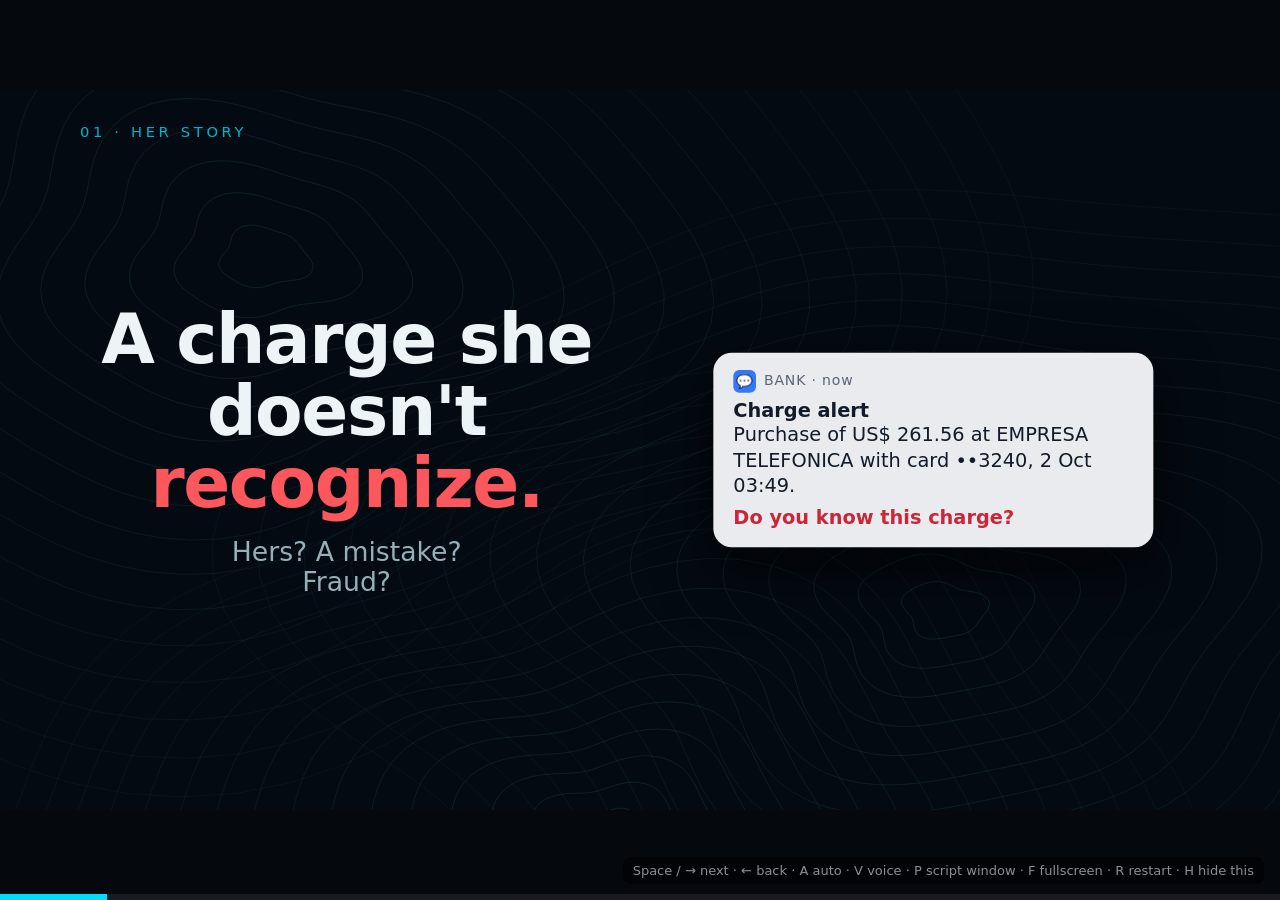
<file: docs/lanzamiento/lanzamiento.html>
<!doctype html>
<html lang="en">
<head>
<meta charset="utf-8">
<meta name="viewport" content="width=device-width, initial-scale=1">
<title>Lora · launch film</title>
<style>
:root { --fondo: oklch(0.14 0.02 250); --texto: oklch(0.96 0.01 220); --suave: oklch(0.74 0.03 225); --marca: oklch(0.82 0.15 210);
  --acento: oklch(0.82 0.14 80); --ok: oklch(0.78 0.16 155); --mal: oklch(0.68 0.2 22); --morado: oklch(0.45 0.16 295); }
* { box-sizing: border-box; margin: 0; }
html, body { height: 100%; background: #05080d; overflow: hidden; font-family: "Inter", system-ui, "Segoe UI", Roboto, sans-serif; color: var(--texto); }
#escenario { position: absolute; left: 50%; top: 50%; width: 1920px; height: 1080px; transform-origin: center; background: var(--fondo) url("../../apps/web/fondo.svg") center / cover; overflow: hidden; }
.escena { position: absolute; inset: 0; opacity: 0; pointer-events: none; transition: opacity .7s ease; padding: 90px 120px; }
.escena.activa { opacity: 1; }
.centro { display: flex; flex-direction: column; justify-content: center; align-items: center; text-align: center; gap: 28px; }
.fila2 { display: grid; grid-template-columns: 1fr 1fr; gap: 80px; align-items: center; height: 100%; }
h1 { font-size: 104px; line-height: 1.04; letter-spacing: -.02em; font-weight: 800; }
h2 { font-size: 64px; line-height: 1.1; font-weight: 700; letter-spacing: -.01em; }
.sub { font-size: 40px; color: var(--suave); }
.marca { color: var(--marca); } .acento { color: var(--acento); } .mal { color: var(--mal); } .ok { color: var(--ok); }
.etiqueta { position: absolute; top: 50px; left: 120px; font-size: 22px; letter-spacing: .25em; text-transform: uppercase; color: var(--marca); opacity: .8; }
/* animación de entrada: todo lo que lleva .entra aparece cuando su escena está activa, con --d de retraso */
.entra { opacity: 0; }
.activa .entra { animation: entra .9s cubic-bezier(.2,.8,.2,1) both; animation-delay: var(--d, 0s); }
@keyframes entra { from { opacity: 0; transform: translateY(34px) scale(.98); } to { opacity: 1; transform: none; } }
/* El loro llega volando (con aleteo), aterriza, se queda con un leve vaivén y, en el cierre, se va volando justo antes de que acabe la escena.
   `--seg` lo pone el script con la duración de la escena: así la salida siempre cae dentro de ella y nada queda cortado. */
@keyframes vuela { 0% { opacity: 0; transform: translate(1100px, -620px) rotate(-22deg) scale(.45); } 12% { opacity: 1; transform: translate(820px, -470px) rotate(9deg) scale(.55); }
  24% { transform: translate(600px, -330px) rotate(-9deg) scale(.66); } 38% { transform: translate(380px, -190px) rotate(10deg) scale(.78); }
  52% { transform: translate(200px, -80px) rotate(-8deg) scale(.9); } 68% { transform: translate(70px, 10px) rotate(5deg) scale(1.04); }
  82% { transform: translate(0, -26px) rotate(-2deg) scale(1.02); } 100% { opacity: 1; transform: none; } }
@keyframes vaiven { 0%, 100% { transform: translateY(0); } 50% { transform: translateY(-12px); } }
@keyframes vaSe { 0% { opacity: 1; transform: none; } 25% { transform: translate(-50px, 24px) rotate(-7deg) scale(1.04); }
  100% { opacity: 0; transform: translate(1100px, -640px) rotate(22deg) scale(.4); } }
.activa .vuela { animation: vuela 1.9s cubic-bezier(.25, .7, .3, 1) both, vaiven 3.2s ease-in-out 2s infinite; animation-delay: var(--d, 0s), calc(var(--d, 0s) + 1.9s); }
.activa .vuela.sale { animation: vuela 1.9s cubic-bezier(.25, .7, .3, 1) both, vaiven 3.2s ease-in-out 2s infinite, vaSe 1.5s ease-in forwards;
  animation-delay: var(--d, 0s), calc(var(--d, 0s) + 1.9s), calc(var(--seg, 8s) - 1.8s); animation-fill-mode: both, none, forwards; }
.activa .zoom { animation: zoom 1.2s cubic-bezier(.2,.9,.2,1) both; animation-delay: var(--d, 0s); }
@keyframes zoom { from { opacity: 0; transform: scale(.4); } to { opacity: 1; transform: none; } }
/* teléfono */
.telefono { width: 560px; height: 980px; border-radius: 76px; background: #0b0f16; border: 10px solid #2a3340; box-shadow: 0 0 0 2px #0a0d12, 0 40px 120px #000a, 0 0 140px oklch(0.82 0.15 210 / 14%); padding: 30px 26px; position: relative; display: flex; flex-direction: column; }
.telefono::before { content: ""; position: absolute; top: 14px; left: 50%; width: 150px; height: 30px; border-radius: 20px; background: #000; transform: translateX(-50%); }
.pantalla { margin-top: 26px; flex: 1; border-radius: 44px; background: oklch(0.975 0.005 250); color: oklch(0.25 0.03 260); padding: 22px; display: flex; flex-direction: column; overflow: hidden; }
.cab { display: flex; align-items: center; gap: 12px; padding-bottom: 14px; border-bottom: 1px solid oklch(0.9 0.01 260); font-weight: 700; color: var(--morado); font-size: 24px; }
.chat { flex: 1; display: flex; flex-direction: column; justify-content: flex-end; gap: 12px; overflow: hidden; padding-top: 14px; }
.burbuja { max-width: 92%; padding: 14px 18px; border-radius: 22px; font-size: 20px; line-height: 1.35; opacity: 0; transform: translateY(18px); transition: opacity .5s, transform .5s; }
.burbuja.ver { opacity: 1; transform: none; }
.burbuja.lora { background: oklch(0.94 0.04 160); align-self: flex-start; border-bottom-left-radius: 6px; }
.burbuja.cliente { background: oklch(0.93 0.035 295); align-self: flex-end; border-bottom-right-radius: 6px; }
.burbuja.boton { background: var(--morado); color: #fff; font-weight: 700; text-align: center; }
.tarjeta { margin-top: 10px; padding: 12px 14px; border-radius: 14px; background: #fff; border: 1px solid oklch(0.88 0.02 260); font-size: 18px; }
.tarjeta b { display: block; color: var(--morado); }
.escribiendo { align-self: flex-start; letter-spacing: 6px; font-size: 26px; color: oklch(0.6 0.03 260); opacity: 0; transition: opacity .3s; height: 0; }
.escribiendo.ver { opacity: 1; height: auto; }
/* garantías */
.garantias { display: flex; flex-direction: column; gap: 26px; }
.garantia { display: flex; align-items: center; gap: 24px; font-size: 44px; font-weight: 600; opacity: .18; transition: opacity .6s, transform .6s; transform: translateX(-12px); }
.garantia.ver { opacity: 1; transform: none; }
.garantia i { flex: none; width: 64px; height: 64px; border-radius: 50%; background: oklch(0.78 0.16 155 / 18%); border: 3px solid var(--ok); display: grid; place-items: center; font-style: normal; color: var(--ok); font-size: 38px; }
/* barras */
.barras { display: flex; flex-direction: column; gap: 22px; width: 1200px; }
.barra { display: grid; grid-template-columns: 300px 1fr 190px; align-items: center; gap: 22px; font-size: 36px; }
.barra .pista { height: 38px; border-radius: 19px; background: oklch(1 0 0 / 8%); overflow: hidden; }
.barra .relleno { height: 100%; width: 0; border-radius: 19px; background: oklch(0.6 0.02 240); transition: width 1.6s cubic-bezier(.2,.8,.2,1); }
.barra.rojo .relleno { background: var(--mal); } .barra.verde .relleno { background: var(--ok); } .barra.azul .relleno { background: var(--marca); }
.barra .valor { text-align: right; font-weight: 800; white-space: nowrap; }
.numero { font-size: 250px; font-weight: 900; line-height: 1; letter-spacing: -.03em; font-variant-numeric: tabular-nums; }
/* tarjetas de valor y de flujo */
.tarjetas { display: grid; grid-template-columns: repeat(3, 1fr); gap: 40px; width: 100%; }
.t { padding: 44px 40px; border-radius: 28px; background: oklch(0.2 0.025 250 / 82%); border: 1px solid oklch(0.5 0.07 220 / 40%); backdrop-filter: blur(4px); }
.t .grande { font-size: 92px; font-weight: 800; color: var(--marca); line-height: 1; }
.t .txt { margin-top: 16px; font-size: 36px; line-height: 1.2; }
.t .nota { margin-top: 14px; font-size: 24px; color: var(--suave); }
.flecha { align-self: center; font-size: 80px; color: var(--marca); opacity: .8; }
.en-fila { display: flex; gap: 30px; align-items: stretch; width: 100%; }
.en-fila .t { flex: 1; }
.puertas { display: flex; flex-direction: column; gap: 34px; margin-top: 36px; width: 1680px; }
.accion { display: grid; grid-template-columns: 330px repeat(4, 1fr) 330px; gap: 18px; align-items: stretch; }
.accion .acc { font-size: 34px; font-weight: 800; align-self: center; text-align: left; color: var(--texto); }
.pta { padding: 18px 14px; border-radius: 18px; border: 3px solid var(--ok); background: oklch(0.78 0.16 155 / 14%); font-size: 26px; color: var(--suave); }
.pta b { display: block; font-size: 46px; color: var(--ok); margin-bottom: 6px; } .pta small { font-size: 22px; line-height: 1.3; }
.pta.mal { border-color: var(--mal); background: oklch(0.68 0.2 22 / 16%); } .pta.mal b { color: var(--mal); }
.res { align-self: center; text-align: left; } .res span { display: block; font-size: 38px; font-weight: 800; }
.res.ok { color: var(--ok); } .res.mal { color: var(--mal); }
.chips { display: flex; gap: 30px; flex-wrap: wrap; justify-content: center; }
.chip { padding: 26px 44px; border-radius: 80px; font-size: 44px; background: oklch(0.2 0.025 250 / 85%); border: 2px solid var(--marca); }
.pila { margin-top: 18px; display: flex; flex-direction: column; gap: 10px; font-size: 28px; color: var(--suave); text-align: left; }
/* mapa de nodos */
.mapa { width: 100%; }
.mapa .borde { stroke: oklch(0.5 0.05 220 / 50%); stroke-width: 3; }
.mapa .borde.v { stroke: var(--marca); stroke-width: 5; }
.mapa .nodo { fill: oklch(0.22 0.03 250); stroke: oklch(0.5 0.07 220 / 55%); stroke-width: 2; transition: fill .5s, stroke .5s; }
.mapa .nodo.v { fill: oklch(0.82 0.15 210 / 22%); stroke: var(--marca); stroke-width: 3.5; }
.mapa .nodo.p { fill: oklch(0.82 0.14 80 / 30%); stroke: var(--acento); stroke-width: 5; }
.mapa text { fill: var(--texto); font-size: 27px; text-anchor: middle; font-family: inherit; }
.tres { display: flex; gap: 36px; margin-top: 8px; }
.tres div { font-size: 46px; font-weight: 700; }
/* créditos */
.creditos { margin-top: 20px; font-size: 30px; color: var(--suave); line-height: 1.6; }
.logo-factored { height: 70px; mix-blend-mode: screen; margin-top: 26px; }
.loro { filter: drop-shadow(0 0 60px oklch(0.78 0.16 155 / 45%)); }
.letras span { display: inline-block; opacity: 0; transform: translateY(40px); }
.activa .letras span { animation: entra .8s cubic-bezier(.2,.8,.2,1) both; animation-delay: calc(var(--i) * .12s + .9s); }
.notif { padding: 26px 30px; border-radius: 28px; background: oklch(0.97 0.005 250 / 96%); color: oklch(0.22 0.03 260); box-shadow: 0 30px 90px #000a; text-align: left; font-size: 29px; line-height: 1.3; }
.notif .app { display: flex; align-items: center; gap: 12px; font-size: 21px; color: oklch(0.5 0.03 260); letter-spacing: .06em; margin-bottom: 8px; }
.notif .ic { width: 34px; height: 34px; border-radius: 9px; display: grid; place-items: center; color: #fff; font-size: 20px; }
.pares { display: flex; flex-direction: column; gap: 22px; width: 100%; margin-top: 18px; }
.par { display: grid; grid-template-columns: 1fr 70px 1.3fr; align-items: center; gap: 20px; }
.par .dolor { font-size: 44px; font-style: italic; color: var(--suave); text-align: right; }
.par .flecha { text-align: center; }
.par .promesa { font-size: 40px; padding: 22px 30px; border-radius: 22px; background: oklch(0.2 0.025 250 / 82%); border: 1px solid oklch(0.5 0.07 220 / 40%); text-align: left; }
.cadena { display: flex; align-items: center; gap: 22px; font-size: 40px; color: var(--marca); }
.cadena .c { padding: 20px 30px; border-radius: 20px; background: oklch(0.2 0.025 250 / 85%); border: 2px solid oklch(0.5 0.07 220 / 55%); color: var(--texto); text-align: center; font-size: 36px; line-height: 1.15; }
.cadena .c small { font-size: 22px; color: var(--suave); } .cadena .c.m { border-color: var(--acento); background: oklch(0.82 0.14 80 / 18%); }
.fuente { margin-top: 18px; font-size: 24px; color: var(--suave); opacity: .85; }
/* controles */
#barra { position: fixed; left: 0; right: 0; bottom: 0; height: 6px; background: oklch(1 0 0 / 8%); z-index: 9; }
#progreso { height: 100%; width: 0; background: var(--marca); transition: width .4s; }
#ayuda { position: fixed; right: 16px; bottom: 16px; z-index: 9; font-size: 13px; color: oklch(1 0 0 / 55%); background: #0008; padding: 6px 10px; border-radius: 8px; transition: opacity 1s; }
body.grabando #ayuda, body.grabando #barra { display: none; }
/* guion (teleprompter) */
#guion { display: none; height: 100%; padding: 40px 56px; background: #0a0e14; flex-direction: column; justify-content: center; gap: 28px; }
body.guion #guion { display: flex; } body.guion #escenario, body.guion #barra, body.guion #ayuda { display: none; }
#guion .bloque { color: var(--marca); letter-spacing: .25em; text-transform: uppercase; font-size: 18px; }
#guion .en { font-size: 54px; line-height: 1.22; font-weight: 700; } #guion .es { font-size: 30px; line-height: 1.35; color: var(--suave); }
#guion .pie { font-size: 20px; color: oklch(1 0 0 / 55%); } #guion .sig { font-size: 22px; color: var(--acento); }
/* v6: mapa fijo, tarjetas por frase, M1 conectado */
#capa-mapa { position: absolute; left: 110px; top: 84px; width: 1700px; opacity: 0; pointer-events: none; transition: opacity .7s ease; z-index: 2; }
#capa-mapa.ver { opacity: 1; }
#capa-mapa .rotulo { position: absolute; top: -34px; right: 0; font-size: 22px; letter-spacing: .2em; text-transform: uppercase; color: var(--marca); opacity: 0; transition: opacity .6s; }
#capa-mapa.completo .rotulo { opacity: .9; }
.mapa .nodo.s { fill: oklch(0.78 0.16 155 / 24%); stroke: var(--ok); stroke-width: 4; }
.mapa text { font-size: 27px; }
.minichat .burbuja { color: oklch(0.25 0.03 260); } .minichat .tarjeta { color: oklch(0.25 0.03 260); } .minichat .tarjeta small { color: oklch(0.45 0.03 260); }
.abajo { position: absolute; left: 120px; right: 120px; top: 520px; bottom: 44px; display: flex; flex-direction: column; justify-content: center; gap: 24px; }
.carta { padding: 26px 28px; border-radius: 24px; background: oklch(0.2 0.025 250 / 86%); border: 2px solid oklch(0.5 0.07 220 / 55%); opacity: 0; transform: translateY(26px); transition: opacity .6s, transform .6s, border-color .6s; }
.carta.ver { opacity: 1; transform: none; }
.carta b { display: block; font-size: 34px; color: var(--marca); margin-bottom: 8px; line-height: 1.12; }
.carta .txt2 { font-size: 27px; line-height: 1.25; color: var(--texto); }
.carta small { display: block; margin-top: 10px; font-size: 22px; color: var(--suave); line-height: 1.25; }
.carta.ok { border-color: var(--ok); } .carta.ok b { color: var(--ok); }
.carta.mal { border-color: var(--mal); } .carta.mal b { color: var(--mal); }
.carta.ac { border-color: var(--acento); } .carta.ac b { color: var(--acento); }
.cartas { display: grid; gap: 26px; width: 100%; }
.cartas.c3 { grid-template-columns: repeat(3, 1fr); } .cartas.c4 { grid-template-columns: repeat(4, 1fr); }
.sello { text-align: center; font-size: 46px; font-weight: 800; color: var(--ok); opacity: 0; transition: opacity .6s; letter-spacing: .02em; }
.sello.ver { opacity: 1; }
.oculto { opacity: 0; transition: opacity .6s; } .oculto.ver { opacity: 1; }
.escala { position: relative; height: 34px; border-radius: 17px; background: linear-gradient(90deg, oklch(0.5 0.05 230 / 30%), oklch(0.68 0.2 22 / 45%)); margin: 34px 0 54px; }
.escala .marca-c { position: absolute; top: -26px; bottom: -26px; width: 5px; border-radius: 3px; background: var(--acento); }
.escala .marca-c.banco { background: var(--suave); }
.escala .rot { position: absolute; top: 66px; font-size: 24px; white-space: nowrap; transform: translateX(-50%); color: var(--acento); }
.escala .rot.banco { color: var(--suave); top: -64px; }
.minichat { display: flex; flex-direction: column; gap: 14px; width: 720px; }
.minichat .burbuja { font-size: 25px; max-width: 100%; }
.contador { font-size: 64px; font-weight: 900; color: var(--ok); font-variant-numeric: tabular-nums; }
.fila-h { display: flex; gap: 40px; align-items: stretch; width: 100%; }
.fila-h > * { flex: 1; }
.reloj { display: grid; grid-template-columns: repeat(4, 1fr); gap: 12px; margin-top: 12px; }
.reloj div { padding: 12px 8px; border-radius: 14px; border: 2px solid oklch(0.5 0.07 220 / 55%); text-align: center; font-size: 22px; color: var(--suave); }
.reloj div b { display: block; font-size: 38px; color: var(--acento); }
.marc { display: inline-block; padding: 4px 12px; border-radius: 10px; background: oklch(0.82 0.14 80 / 22%); border: 2px dashed var(--acento); font-weight: 700; }
.valor-real { display: inline-block; padding: 4px 12px; border-radius: 10px; background: oklch(0.78 0.16 155 / 22%); border: 2px solid var(--ok); font-weight: 700; }
.suelto { display: inline-block; padding: 4px 12px; border-radius: 10px; background: oklch(0.68 0.2 22 / 22%); border: 2px solid var(--mal); text-decoration: line-through; }
.tres-col { display: grid; grid-template-columns: repeat(3, 1fr); gap: 36px; width: 100%; }
</style>
</head>
<body>
<div id="escenario">

<div id="capa-mapa"><div class="rotulo">15 steps</div><svg class="mapa" id="mapa" viewBox="0 0 1700 410"></svg></div>

<section class="escena centro" data-id="hook">
  <span class="etiqueta">01 · Her story</span>
  <div class="fila2" style="width:100%">
    <div><h1 class="entra" style="--d:.2s">A charge she<br>doesn't <span class="mal">recognize.</span></h1>
      <div class="sub entra" style="--d:2.4s;margin-top:26px">Hers? A mistake?<br>Fraud?</div></div>
    <div style="display:flex;justify-content:center"><div style="width:660px">
      <div class="notif entra" style="--d:1.1s"><div class="app"><span class="ic" style="background:#3478f6">💬</span>BANK · now</div>
        <b>Charge alert</b><div>Purchase of US$ 261.56 at EMPRESA TELEFONICA with card ••3240, 2 Oct 03:49.</div>
        <div style="margin-top:10px;font-weight:700;color:oklch(0.55 0.2 22)">Do you know this charge?</div></div>
    </div></div>
  </div>
</section>

<section class="escena centro" data-id="problem">
  <span class="etiqueta">02 · The bank's problem</span>
  <h2 class="entra">She calls the bank, <span class="acento">and waits</span></h2>
  <div class="barras entra" style="--d:.5s" id="barras-motivos"></div>
  <div class="sub entra" style="--d:2s;font-size:34px">Only <b class="mal">44%</b> of complaint calls get resolved · the least of all reasons</div>
  <div class="fuente entra" style="--d:2.6s">Source: the organizer's synthetic bank data · 686,296 calls · 117,021 about complaints</div>
</section>

<section class="escena centro" data-id="core">
  <span class="etiqueta">03 · The case I chose</span>
  <h2 class="entra">An unrecognized charge can be…</h2>
  <div class="cartas c3" style="margin-top:20px">
    <div class="carta" id="core-c1"><b>A forgotten purchase</b><span class="txt2">A shop name she did not recognize on the statement.</span></div>
    <div class="carta" id="core-c2"><b>A processing error</b><span class="txt2">Duplicated, or the wrong amount.</span></div>
    <div class="carta" id="core-c3"><b>Fraud</b><span class="txt2">Someone else used her card.</span></div>
  </div>
  <div class="sub oculto" id="core-c4" style="margin-top:20px;font-size:46px">A system can <span class="marca">check the facts</span> against her account data.</div>
</section>

<section class="escena centro" data-id="reveal">
  <span class="etiqueta">04 · Meet Lora</span>
  <div class="vuela loro" id="loro-grande" style="--d:.1s"></div>
  <h1 class="letras" id="nombre">Lora</h1>
  <div class="sub entra" style="--d:2s">Answers by text · inside the bank's own app</div>
  <div class="sub entra" style="--d:3s;font-size:32px">Spanish and Portuguese</div>
</section>

<section class="escena" data-id="map">
  <span class="etiqueta">05 · Behind her words</span>
  <div class="abajo">
    <div class="fila-h" style="align-items:center">
      <div class="minichat" id="minichat"></div>
      <div class="tres-col" style="grid-template-columns:1fr;gap:18px">
        <div class="carta" id="map-tx"><b>Her own transactions</b><span class="txt2">The customer comes from the sign-in token, never from the message.</span></div>
        <div class="carta" id="map-cand"><b>🔒 Only her own rows</b><span class="txt2">The database itself refuses any other customer's data.</span></div>
        <div class="carta" id="map-mod"><b>The model understands · the code finds</b><span class="txt2">The model never sees amounts, dates or identifiers: only placeholders.</span></div>
      </div>
    </div>
  </div>
</section>

<section class="escena" data-id="policy">
  <span class="etiqueta">06 · The policy</span>
  <div class="abajo">
    <div class="cartas c4">
      <div class="carta" id="pol-v1"><b>1 · Irreversibility against certainty</b><span class="txt2">Only reversible actions run alone. Moving money is never automatic.</span></div>
      <div class="carta" id="pol-v2"><b>2 · Same case, same treatment</b><span class="txt2">Same facts, same path, in any wording or language.</span></div>
      <div class="carta" id="pol-v3"><b>3 · A person always available</b><span class="txt2">She can ask for a person at any step.</span></div>
      <div class="carta" id="pol-v4"><b>4 · Care for the relationship</b><span class="txt2">The text never accuses; the writer never sees the risk signal.</span></div>
    </div>
    <div class="sello" id="pol-sello">All four must pass</div>
  </div>
</section>

<section class="escena" data-id="outcomes">
  <span class="etiqueta">07 · Three outcomes</span>
  <div class="abajo">
    <div class="cartas c3">
      <div class="carta ok" id="out-a"><b>She recognizes the charge</b><span class="txt2">The case closes. No claim, nothing else asked.</span></div>
      <div class="carta" id="out-b"><b>She does not recognize it</b><span class="txt2">She confirms → Lora opens the claim → re-reads the database → a real case number.</span>
        <small>Nothing happens without her confirmation.</small></div>
      <div class="carta ac" id="out-c"><b>Score above the certified cut-off</b><span class="txt2" id="out-c-txt">The fraud score only changes the path.</span>
        <small class="oculto" id="out-c-bloq" style="font-size:26px;color:var(--texto)">→ Lora <b style="display:inline;font-size:inherit;color:var(--ok)">offers</b> to block the card · <b style="display:inline;font-size:inherit;color:var(--ok)">she decides</b></small>
        <small class="oculto" id="out-c-ag" style="font-size:26px;color:var(--texto)">→ A human fraud agent gets the case · priority one</small></div>
    </div>
    <div class="sello oculto" id="out-nota" style="font-size:36px;color:var(--suave)">The score changes the path; it never accuses her.</div>
  </div>
</section>

<section class="escena" data-id="m1">
  <span class="etiqueta">08 · Where the cut-off comes from</span>
  <div class="abajo" style="gap:10px">
    <div class="oculto" id="m1-escala">
      <div class="escala" style="margin:44px 0 62px"><div class="marca-c" style="left:30%"></div><div class="rot" style="left:30%">certified cut-off · 30</div>
        <div class="marca-c banco" style="left:50%"></div><div class="rot banco" style="left:50%">the bank's own cut-off · 50</div></div>
    </div>
    <div class="cartas c3" style="gap:18px">
      <div class="carta" id="m1-t1"><b>Learn</b><span class="txt2">Two years of data: the bank's fraud score becomes a calibrated probability.</span></div>
      <div class="carta" id="m1-t2"><b>Certify</b><span class="txt2">A separate six months: wrong blocks stay under 1 %, with 95 % confidence.</span><small>upper bound measured: 0.8 %</small></div>
      <div class="carta ok" id="m1-t3"><b>Test once</b><span class="txt2">The six months after: <b style="display:inline;font-size:inherit" class="ok">0 of 347</b> recommended blocks was wrong.</span></div>
    </div>
    <div class="barras oculto" id="barras-m1" style="width:1500px;gap:12px"></div>
    <div class="sub oculto" id="m1-nota" style="font-size:26px;text-align:center">Strict cut-off dates · synthetic data · the method is what carries over</div>
  </div>
</section>

<section class="escena" data-id="person">
  <span class="etiqueta">09 · A person, any time</span>
  <div class="abajo">
    <div class="cartas c3">
      <div class="carta" id="per-ask"><b>At any step</b><span class="txt2">“Talk to a person” is always on screen.</span></div>
      <div class="carta" id="per-pack"><b>The whole case</b><span class="txt2">What happened · what Lora already did · what is still open.</span><small>She repeats nothing.</small></div>
      <div class="carta ac" id="per-fila"><b>Her place in the queue</b><span class="txt2">Current position and estimated wait, from the real queue.</span>
        <div class="reloj"><div><b>2</b>min P1</div><div><b>5</b>min P2</div><div><b>10</b>min P3</div><div><b>20</b>min P4</div></div>
        <small>The bank's own first-response targets · alert to the supervisor at 80 %</small></div>
    </div>
  </div>
</section>

<section class="escena" data-id="checks">
  <span class="etiqueta">10 · Two more checks</span>
  <div class="abajo">
    <div class="fila-h" style="align-items:center">
      <div class="carta" id="chk-txt" style="flex:1.4"><b>The text check · before Lora speaks</b>
        <div class="txt2" style="line-height:1.7">Your claim <span class="marc" id="chk-m1">{CASE_1}</span> is registered. The bank answers by <span class="marc" id="chk-m2">{DATE_1}</span>.
          <br><span class="oculto" id="chk-suelto">Expect a reply in <span class="suelto">3 days</span> ✗ rejected</span></div>
        <small>The model writes placeholders · the code fills in the real figures, rejects free-standing numbers and checks that every claimed action was completed.</small></div>
      <div class="carta ok" id="chk-reread"><b>The re-read · after she acts</b><span class="txt2">Nothing is said as done until the database says it is.</span></div>
    </div>
    <div class="sello oculto" id="chk-cont" style="font-size:44px">The policy: <span class="contador" id="chk-n">0</span> combinations of facts tested · 0 violations</div>
  </div>
</section>

<section class="escena centro" data-id="proof">
  <span class="etiqueta">11 · The test</span>
  <h2 class="entra">62 test cases, one pass</h2>
  <div class="barras" id="barras-prueba" style="margin-top:20px"></div>
  <div class="sub entra" style="--d:2.6s;font-size:30px">95 % confidence interval of Lora's pass rate: 79–94 % · Wilson score method</div>
  <div class="sub entra" style="--d:3.2s;font-size:30px">Offline results · synthetic data · not production</div>
</section>

<section class="escena centro" data-id="close">
  <span class="etiqueta">12 · Thank you</span>
  <div class="vuela sale loro" id="loro-cierre" style="--d:.1s"></div>
  <div class="tres-col" style="margin-top:6px">
    <div class="carta ver entra" style="--d:.5s"><b>For her</b><span class="txt2">A clear answer.</span></div>
    <div class="carta ver entra" style="--d:1.3s"><b>For the human agent</b><span class="txt2">A complete case.</span></div>
    <div class="carta ver entra" style="--d:2.1s"><b>For the bank</b><span class="txt2">Every action, with its rule and its evidence.</span></div>
  </div>
  <h1 class="entra" style="--d:3.4s;font-size:90px">Lora</h1>
  <div class="sub entra" style="--d:4.2s;font-size:32px">Virtual assistant for banks · for the charges customers don't recognize</div>
  <div class="sub entra" style="--d:5.4s;font-size:22px;opacity:.6">Interface in English or Spanish (top right) · chat in Spanish or Portuguese</div>
  <div class="creditos entra" style="--d:6s">Daniel Pineda · Factored AI &amp; Data Hackathon 2026<br>narration: AI voice</div>
  <img class="logo-factored entra" style="--d:7s" src="../../apps/web/hackathon_sobrenegro.jpg" alt="Factored">
</section>

</div>
<div id="barra"><div id="progreso"></div></div>
<div id="ayuda">Space / → next · ← back · A auto · V voice · P script window · F fullscreen · R restart · H hide this</div>
<div id="guion"><div class="bloque"></div><div class="en"></div><div class="es"></div><div class="sig"></div><div class="pie"></div></div>

<script>
const ESCENAS = [{"id": "hook", "bloque": "WHY", "seg": 8.2, "en": "A customer gets a notification: a charge she does not recognize. She cannot tell if it is hers, a mistake, or fraud.", "es": "Una clienta recibe un aviso: un cargo que no reconoce. No sabe si es suyo, un error o un fraude.", "visual": "El aviso de un cargo en un teléfono, sin canal ni marca; el título «A charge you don't recognize».", "sync": [], "dur": 7.72}, {"id": "problem", "bloque": "WHY", "seg": 10.4, "en": "She calls the bank, and waits. In its synthetic data, only forty-four percent of complaint calls are resolved, against ninety-two for simple transactions.", "es": "Llama al banco y espera. En sus datos sintéticos, solo el 44 % de las llamadas por quejas se resuelve, frente al 92 % de las transacciones simples.", "visual": "Barras de motivos de llamada que crecen; la de quejas, en rojo, se queda en 44 %; pie con la fuente (datos sintéticos del organizador).", "sync": [], "dur": 9.88}, {"id": "core", "bloque": "WHY", "seg": 6.1, "en": "I chose this complaint because a system can check it against the customer's own account data.", "es": "Elegí esta queja porque un sistema puede comprobarla con los datos de la cuenta del propio cliente.", "visual": "Del cargo salen tres tarjetas, una por una al nombrarlas: compra olvidada · error de procesamiento · fraude; al final, «a system can check the facts».", "sync": [["I chose this complaint", "c1"], ["a system can check", "c4"]], "dur": 5.56}, {"id": "reveal", "bloque": "WHAT", "seg": 9.0, "en": "Instead of waiting on the phone, she opens the bank's app and meets Lora. Lora answers by text, in Spanish and Portuguese.", "es": "En lugar de esperar al teléfono, abre la app del banco y conoce a Lora. Lora responde por texto, en español y portugués.", "visual": "Abre el chat dentro de la app del banco; el loro llega volando, aterriza; el nombre «Lora».", "sync": [], "dur": 8.48}, {"id": "map", "bloque": "HOW", "seg": 14.9, "en": "Behind her words are fifteen steps. Lora checks who she is and searches only her own transactions. The model understands her message; the code finds the charge, and the database lets her read only her own rows.", "es": "Detrás de sus palabras hay quince pasos. Lora verifica quién es y busca solo en sus propias transacciones. El modelo entiende su mensaje; el código encuentra el cargo, y la base solo le deja leer sus propias filas.", "visual": "Aparece el mapa de 15 pasos; el chat con la tarjeta del cargo; los nodos se encienden cuando la voz los nombra.", "sync": [["fifteen steps", "mapa"], ["checks who she is", "N1"], ["her own transactions", "N3"], ["The model understands", "N2"], ["the code finds the charge", "N5"], ["only her own rows", "candado"]], "dur": 14.44}, {"id": "policy", "bloque": "HOW", "seg": 13.9, "en": "Then the policy decides. Four checks must all pass: irreversibility against certainty; same case, same treatment; a person always available; care for the relationship.", "es": "Entonces decide la política. Deben cumplirse las cuatro verificaciones: irreversibilidad frente a certeza; mismo caso, mismo trato; una persona siempre disponible; cuidado de la relación.", "visual": "El nodo Policy se abre en cuatro tarjetas, una por una al nombrarse; al final el sello «all four must pass».", "sync": [["Then the policy decides", "N6"], ["irreversibility against certainty", "v1"], ["same case, same treatment", "v2"], ["a person always available", "v3"], ["care for the relationship", "v4"]], "dur": 13.4}, {"id": "outcomes", "bloque": "HOW", "seg": 17.2, "en": "If she recognizes it, it ends there. If not, with her confirmation, Lora opens a claim and re-reads the database. If the fraud score is above a certified cut-off, Lora offers to block the card, she decides, and the case goes to a human fraud agent at priority one.", "es": "Si ella lo reconoce, termina ahí. Si no, con su confirmación, Lora abre un reclamo y relee la base. Si el puntaje de fraude está por encima de un corte certificado, Lora ofrece bloquear la tarjeta, ella decide, y el caso va a un agente humano de fraude con prioridad uno.", "visual": "Tres caminos: cerrado sin reclamo · reclamo con su confirmación y relectura · puntaje sobre el corte certificado: se ofrece bloquear y un agente humano de fraude con prioridad.", "sync": [["If she recognizes it", "N12"], ["with her confirmation", "N7"], ["re-reads the database", "N9"], ["above a certified cut-off", "score"], ["offers to block the card", "bloqueo"], ["the case goes to a human fraud agent", "agente"]], "dur": 16.68}, {"id": "m1", "bloque": "HOW", "seg": 22.7, "en": "The bank already provides a fraud score for most transactions. I calibrated it on two years of data. A separate six-month set certified that wrong blocks stay below one percent, with ninety-five percent confidence. In the final test it caught fifty-seven percent of fraud, against forty-two with the bank's own cut-off, and none of the 347 recommended blocks was wrong.", "es": "El banco ya da un puntaje de fraude para la mayoría de las transacciones. Lo calibré con dos años de datos. Un conjunto aparte de seis meses certificó que los bloqueos equivocados quedan por debajo del uno por ciento, con 95 % de confianza. En la prueba final atrapó el 57 % del fraude, frente al 42 % con el corte del propio banco, y ninguno de los 347 bloqueos recomendados fue incorrecto.", "visual": "La escala de 0 a 100 con el corte certificado (30) y el del banco (50); tres tramos de tiempo (aprender · certificar · probar); dos barras 57,5 % contra 42,0 %; «0 of 347».", "sync": [["The bank already provides a fraud score", "escala"], ["two years of data", "t1"], ["A separate six-month set", "t2"], ["In the final test", "t3"], ["fifty-seven percent", "b57"], ["forty-two", "b42"], ["none of the 347", "cero"]], "dur": 22.2}, {"id": "person", "bloque": "HOW", "seg": 11.2, "en": "At any moment she can ask for a person. The human agent receives the whole case, so she repeats nothing. Lora shows her the current queue position and estimated wait.", "es": "En cualquier momento puede pedir una persona. El agente humano recibe todo el caso, así que ella no repite nada. Lora le muestra su posición actual en la fila y la espera estimada.", "visual": "La barra «Handover to a person (from any step)»; el paquete del caso; la posición en la fila y la espera estimada.", "sync": [["ask for a person", "N11"], ["receives the whole case", "paquete"], ["current queue position", "fila"]], "dur": 10.68}, {"id": "checks", "bloque": "HOW", "seg": 17.7, "en": "The model writes with placeholders; the code fills in the real figures, rejects free-standing numbers, and checks that every claimed action was completed. We tested the policy on all 98,304 combinations of facts: none let an action through with a check unmet.", "es": "El modelo escribe con marcadores; el código pone las cifras reales, rechaza los números sueltos y comprueba que cada acción mencionada se haya completado. Probamos la política con las 98.304 combinaciones de hechos: ninguna dejó pasar una acción con una verificación sin cumplir.", "visual": "Sellos sobre el mapa: «text check» (marcadores llenos, cifra suelta rechazada) y «re-read» en Verify; el contador de 98,304 combinaciones y 0 violaciones.", "sync": [["writes with placeholders", "texto"], ["fills in the real figures", "rellena"], ["free-standing numbers", "rechaza"], ["every claimed action", "N9"], ["98,304 combinations", "contador"]], "dur": 17.24}, {"id": "proof", "bloque": "HOW", "seg": 18.8, "en": "On sixty-two test cases run once, Lora passed fifty-five. A generic assistant, same model and tools, with the rules only in its prompt, passed twenty-three, with eleven out-of-policy actions. Lora had one, and we report it. These are offline results on synthetic data, not production.", "es": "En 62 casos de prueba corridos una vez, Lora pasó 55. Un asistente genérico, mismo modelo y herramientas, con las reglas solo en el prompt, pasó 23, con 11 acciones fuera de política. Lora tuvo una, y lo reportamos. Son resultados fuera de línea con datos sintéticos, no de producción.", "visual": "Barras: 55 de 62 contra 23 de 62; acciones fuera de política 1 contra 11; intervalo de Wilson al 95 % rotulado; «offline · synthetic data».", "sync": [["passed fifty-five", "p55"], ["passed twenty-three", "p23"], ["eleven out-of-policy", "u11"], ["Lora had one", "u1"]], "dur": 18.28}, {"id": "close", "bloque": "CLOSE", "seg": 15.5, "en": "For her, a clear answer. For the human agent, a complete case. For the bank, every action with its rule and its evidence. Lora: the virtual assistant for banks, for the charges customers do not recognize. Thank you.", "es": "Para ella, una respuesta clara. Para el agente humano, un caso completo. Para el banco, cada acción con su regla y su evidencia. Lora: la asistente virtual para bancos, para los cargos que el cliente no reconoce. Gracias.", "visual": "Tres columnas (la clienta, el agente humano, el banco); Lora y su descripción; el loro se va; créditos y «narration: AI voice».", "sync": [], "dur": 15.0}];
const CHAT = [{"quien": "cliente", "texto": "me salió un cobro raro ayer, yo no hice eso"}, {"quien": "lora", "texto": "Detecté un movimiento de $ 68.693,69 ARS en tu cuenta el 25 de julio de 2025 a las 02:12 en Cable TV, Mendoza. ¿Reconoces este cargo?", "tarjeta": {"titulo": "Charge C1", "linea": "Cable TV · $ 68.693,69 ARS", "detalle": "25 Jul 2025 · 02:12 · Mendoza"}}, {"quien": "cliente", "texto": "No lo reconozco", "boton": true}, {"quien": "lora", "texto": "Entiendo que ese cargo no lo reconoces. Puedes abrir un reclamo para que revisemos el movimiento; abrir un reclamo inicia una revisión y una persona del banco decidirá si corresponde una devolución, aunque abrirlo no asegura que la devolución se realice. ¿Quieres que proceda a abrir el reclamo?", "boton_accion": "Yes, do it"}, {"quien": "cliente", "texto": "Yes, do it", "boton": true}, {"quien": "lora", "texto": "Tu reclamo quedó registrado con el número de caso R-000442. El banco tiene hasta 8 de agosto de 2025 para responder. Abrir un reclamo inicia una revisión y una persona del banco decidirá si corresponde una devolución, aunque abrirlo no asegura que la devolución se realice. ¿Necesitas ayuda con algo más?", "caso": {"numero": "R-000442", "estado": "open", "plazo": "8 Aug 2025"}}];
const params = new URLSearchParams(location.search);
const escenas = [...document.querySelectorAll('.escena')];
let actual = -1, temporizadores = [], auto = params.has('auto'), voz = params.has('voz'), ventanaGuion = null, audio = null;
const $ = s => document.querySelector(s);
const NS = 'http://www.w3.org/2000/svg';
const sv = (tag, a = {}, t) => { const e = document.createElementNS(NS, tag); for (const k in a) e.setAttribute(k, a[k]); if (t !== undefined) e.textContent = t; return e; };
function later(f, ms) { temporizadores.push(setTimeout(f, ms)); }
const ver = (id, ms = 0) => later(() => $('#' + id).classList.add('ver'), ms);

function escalar() { const k = Math.min(innerWidth / 1920, innerHeight / 1080); $('#escenario').style.transform = `translate(-50%, -50%) scale(${k})`; }
addEventListener('resize', escalar); escalar();

/* --- Lora, el loro (un dibujo original) --- */
function loro(tam) {
  const s = sv('svg', { viewBox: '0 0 64 64', width: tam, height: tam });
  s.append(sv('path', { d: 'M18 44 C10 54 12 60 20 62 C20 56 24 50 30 46 Z', fill: '#e5484d' }), sv('path', { d: 'M14 36 C14 18 28 8 40 12 C52 16 54 32 46 44 C40 54 22 56 14 36 Z', fill: '#2fb36d' }),
    sv('path', { d: 'M22 36 C24 28 34 28 38 36 C36 46 26 48 22 36 Z', fill: '#2f7de1' }), sv('path', { d: 'M44 18 C54 16 58 24 54 30 C52 26 48 24 44 24 Z', fill: '#f5b82e' }),
    sv('circle', { cx: 38, cy: 20, r: 4, fill: '#fff' }), sv('circle', { cx: 39, cy: 20, r: 2, fill: '#111' }));
  return s;
}
$('#loro-grande').append(loro(300)); $('#loro-cierre').append(loro(170));
$('#nombre').innerHTML = [...'Lora'].map((c, i) => `<span style="--i:${i}">${c}</span>`).join('');

/* --- barras --- */
function barras(cont, filas) {
  cont.replaceChildren(...filas.map(f => { const d = document.createElement('div'); d.className = 'barra ' + (f.clase || ''); d.dataset.k = f.k || '';
    d.innerHTML = `<span>${f.nombre}</span><div class="pista"><div class="relleno" data-w="${f.ancho}"></div></div><span class="valor">${f.valor}</span>`; return d; }));
}
barras($('#barras-motivos'), [{ nombre: 'Transactional', ancho: 92, valor: '92%' }, { nombre: 'Product', ancho: 90, valor: '90%' }, { nombre: 'Technical', ancho: 70, valor: '70%' },
  { nombre: 'Commercial', ancho: 65, valor: '65%' }, { nombre: 'Retention', ancho: 60, valor: '60%' }, { nombre: 'Complaint', ancho: 44, valor: '44%', clase: 'rojo' }]);
barras($('#barras-prueba'), [{ k: 'p55', nombre: 'Lora · passed', ancho: 89, valor: '55 / 62', clase: 'verde' }, { k: 'p23', nombre: 'Plain assistant', ancho: 37, valor: '23 / 62' },
  { k: 'u1', nombre: 'Lora · out of policy', ancho: 2, valor: '1', clase: 'azul' }, { k: 'u11', nombre: 'Plain · out of policy', ancho: 18, valor: '11', clase: 'rojo' }]);
barras($('#barras-m1'), [{ k: 'b57', nombre: 'Certified', ancho: 57.5, valor: '57.5% of fraud caught', clase: 'azul' }, { k: 'b42', nombre: "Bank's", ancho: 42, valor: '42.0%' }]);
const crecerBarra = (cont, k) => { const b = document.querySelector(`${cont} .barra[data-k="${k}"] .relleno`); if (b) b.style.width = b.dataset.w + '%'; };

/* --- el mapa fijo de 15 pasos (la misma forma que apps/web/flujo.js; ARQUITECTURA.md §6) --- */
const NODOS = { N0: [135, 55, 190, 'Signed out'], N1: [323, 55, 150, 'Sign-in'], N2: [504, 55, 175, 'Listening'], N3: [709, 55, 200, 'Find charge'], N5: [922, 55, 190, 'Show facts'],
  N6: [1102, 55, 135, 'Policy'], N7: [1263, 55, 150, 'Propose'], N8: [1431, 55, 150, 'Execute'], N9: [1592, 55, 135, 'Verify'],
  N13: [343, 195, 190, "Can't do"], N14: [562, 195, 215, 'Not banking'], N4: [760, 195, 150, 'Clarify'], N12: [994, 195, 285, 'Closed, no claim'], N10: [1592, 195, 120, 'Done'],
  N11: [850, 345, 1000, 'Handover to a person · from any step'] };
const BORDES = [['N0', 'N1'], ['N1', 'N2'], ['N2', 'N3'], ['N3', 'N5'], ['N5', 'N6'], ['N6', 'N7'], ['N7', 'N8'], ['N8', 'N9'], ['N9', 'N10'], ['N2', 'N13'], ['N2', 'N14'], ['N3', 'N4'], ['N5', 'N12']];
(function () {
  const m = $('#mapa');
  for (const [a, b] of BORDES) { const [xa, ya, wa] = NODOS[a], [xb, yb, wb] = NODOS[b]; const h = ya === yb;
    const l = sv('line', h ? { x1: xa + wa / 2, y1: ya, x2: xb - wb / 2, y2: yb } : { x1: xa, y1: ya + 29, x2: xb, y2: yb - 29 }); l.setAttribute('class', 'borde'); l.dataset.k = a + b; m.append(l); }
  for (const id in NODOS) { const [x, y, w, t] = NODOS[id], g = sv('g'); const r = sv('rect', { x: x - w / 2, y: y - 29, width: w, height: 58, rx: 12 }); r.setAttribute('class', 'nodo'); r.id = 'n-' + id;
    g.append(r, sv('text', { x, y: y + 10 }, id === 'N11' ? t : `${id.slice(1)} ${t}`)); m.append(g); }
})();
const MAPA_EN = new Set(['map', 'policy', 'outcomes', 'm1', 'person', 'checks']);
let ultimoNodo = null;
function mapaLimpiar() { document.querySelectorAll('#mapa .nodo').forEach(n => n.setAttribute('class', 'nodo')); document.querySelectorAll('#mapa .borde').forEach(n => n.setAttribute('class', 'borde')); ultimoNodo = null; }
function luz(id, rama = false) {                       // el nodo que la voz nombra se enciende; el anterior queda visitado (tono suave)
  document.querySelectorAll('#mapa .nodo.p').forEach(n => n.setAttribute('class', 'nodo v'));
  $('#n-' + id).setAttribute('class', 'nodo ' + (rama ? 's' : 'p'));
  if (ultimoNodo && !rama) { const b = document.querySelector(`#mapa .borde[data-k="${ultimoNodo}${id}"]`); if (b) b.setAttribute('class', 'borde v'); }
  if (!rama) ultimoNodo = id;
}

/* --- el chat de la escena «map»: lo que dijo el modelo real en una corrida grabada --- */
function minichat() {
  const c = $('#minichat'); c.replaceChildren();
  const tarjeta = o => o.tarjeta ? `<div class="tarjeta"><b>${o.tarjeta.titulo}</b>${o.tarjeta.linea}<br><small>${o.tarjeta.detalle}</small></div>` : '';
  CHAT.slice(0, 2).forEach((m, i) => { const e = document.createElement('div'); e.className = 'burbuja ' + m.quien; e.id = 'mc-' + i; e.innerHTML = m.texto + tarjeta(m); c.append(e); });
}
minichat();

/* --- acciones atadas a la voz: nombre → qué se enciende --- */
const ACC = {
  c1: () => { ver('core-c1'); ver('core-c2', 700); ver('core-c3', 1400); }, c4: () => $('#core-c4').classList.add('ver'),
  mapa: () => { $('#capa-mapa').classList.add('completo'); },
  N1: () => { luz('N0'); luz('N1'); $('#mc-0').classList.add('ver'); }, N3: () => { luz('N2'); luz('N3'); $('#map-tx').classList.add('ver'); },
  N2: () => { $('#map-mod').classList.add('ver'); luz('N2'); }, N5: () => { luz('N3'); luz('N5'); $('#mc-1').classList.add('ver'); },
  candado: () => $('#map-cand').classList.add('ver'),
  N6: () => luz('N6'), v1: () => $('#pol-v1').classList.add('ver'), v2: () => $('#pol-v2').classList.add('ver'), v3: () => $('#pol-v3').classList.add('ver'),
  v4: () => { $('#pol-v4').classList.add('ver'); later(() => $('#pol-sello').classList.add('ver'), 1500); },
  N12: () => { luz('N12', true); $('#out-a').classList.add('ver'); },
  N7: () => { luz('N7'); later(() => luz('N8'), 600); $('#out-b').classList.add('ver'); }, N9: () => { luz('N9'); later(() => luz('N10'), 600); $('#out-b').classList.add('ok'); },
  score: () => { $('#out-c').classList.add('ver'); },
  bloqueo: () => $('#out-c-bloq').classList.add('ver'), agente: () => { $('#out-c-ag').classList.add('ver'); later(() => $('#out-nota').classList.add('ver'), 1800); },
  escala: () => $('#m1-escala').classList.add('ver'), t1: () => $('#m1-t1').classList.add('ver'), t2: () => $('#m1-t2').classList.add('ver'), t3: () => $('#m1-t3').classList.add('ver'),
  b57: () => { $('#barras-m1').classList.add('ver'); crecerBarra('#barras-m1', 'b57'); }, b42: () => crecerBarra('#barras-m1', 'b42'), cero: () => $('#m1-nota').classList.add('ver'),
  paquete: () => $('#per-pack').classList.add('ver'), fila: () => $('#per-fila').classList.add('ver'),
  texto: () => { $('#chk-txt').classList.add('ver'); }, rellena: () => { $('#chk-m1').textContent = 'R-000442'; $('#chk-m1').className = 'valor-real'; $('#chk-m2').textContent = '8 Aug 2025'; $('#chk-m2').className = 'valor-real'; },
  rechaza: () => $('#chk-suelto').classList.add('ver'), contador: () => { $('#chk-cont').classList.add('ver'); contarA('#chk-n', 98304); },
  p55: () => crecerBarra('#barras-prueba', 'p55'), p23: () => crecerBarra('#barras-prueba', 'p23'), u11: () => { crecerBarra('#barras-prueba', 'u11'); }, u1: () => crecerBarra('#barras-prueba', 'u1'),
};
ACC.N11 = () => { luz('N11'); $('#per-ask').classList.add('ver'); };
ACC.N9b = ACC.N9;
function contarA(sel, fin) { const el = $(sel), t0 = performance.now(), dur = 1600; const paso = ahora => { const k = Math.min(1, (ahora - t0) / dur); el.textContent = Math.round(fin * (1 - Math.pow(1 - k, 3))).toLocaleString('en-US'); if (k < 1) requestAnimationFrame(paso); }; requestAnimationFrame(paso); }
/* «checks» nombra Verify con «every claimed action»: aquí enciende el nodo y la tarjeta de relectura */
const ACC_ESCENA = { checks: { N9: () => { luz('N9'); $('#chk-reread').classList.add('ver'); } }, person: { N11: () => { luz('N11'); $('#per-ask').classList.add('ver'); } }, outcomes: {} };


/* --- grabación por escenas (?solo=N): cada escena se graba aparte, con el mapa en el estado que le deja el recorrido anterior --- */
const solo = params.has('solo') ? +params.get('solo') : null;
const PREVIO = { policy: [['N0', 'N1', 'N2', 'N3', 'N5'], 'N5'], outcomes: [['N0', 'N1', 'N2', 'N3', 'N5', 'N6'], 'N6'],
  m1: [['N0', 'N1', 'N2', 'N3', 'N5', 'N6', 'N7', 'N8', 'N9', 'N10'], 'N10'], person: [['N0', 'N1', 'N2', 'N3', 'N5', 'N6', 'N7', 'N8', 'N9', 'N10'], 'N10'],
  checks: [['N0', 'N1', 'N2', 'N3', 'N5', 'N6', 'N7', 'N8', 'N9', 'N10', 'N11'], 'N11'] };
function preludio(id) {
  const [nodos, ultimo] = PREVIO[id] || [[], null]; mapaLimpiar();
  nodos.forEach(n => $('#n-' + n).setAttribute('class', 'nodo v'));
  BORDES.forEach(([a, b]) => { if (nodos.includes(a) && nodos.includes(b)) document.querySelector(`#mapa .borde[data-k="${a}${b}"]`).setAttribute('class', 'borde v'); });
  if (['m1', 'person', 'checks'].includes(id)) $('#n-N12').setAttribute('class', 'nodo s');
  ultimoNodo = ultimo; if (id !== 'map') $('#capa-mapa').classList.add('completo');
}

/* --- estado inicial de cada escena (todo oculto al entrar) y entrada --- */
function reiniciar(id) {
  const e = escenas.find(s => s.dataset.id === id); if (!e) return;
  e.querySelectorAll('.carta:not(.entra), .sello, .oculto, #core-c4').forEach(x => x.classList.remove('ver'));
  if (id === 'outcomes') $('#out-b').classList.remove('ok');
  if (id === 'checks') { $('#chk-m1').textContent = '{CASE_1}'; $('#chk-m1').className = 'marc'; $('#chk-m2').textContent = '{DATE_1}'; $('#chk-m2').className = 'marc'; $('#chk-n').textContent = '0'; }
  if (id === 'map') e.querySelectorAll('.burbuja').forEach(x => x.classList.remove('ver'));
  e.querySelectorAll('.relleno').forEach(r => r.style.width = 0);
}
function sincronizar(n) {
  const d = ESCENAS[n], dur = (d.dur || (d.seg - 1.2)) * 1000, largo = d.en.length;
  for (const [frase, accion] of d.sync || []) {
    const t = Math.max(0, (d.en.indexOf(frase) / largo) * dur - 250);
    const f = (ACC_ESCENA[d.id] || {})[accion] || ACC[accion]; if (f) later(f, t + 700);
  }
}
const alEntrar = {
  problem: () => later(() => document.querySelectorAll('#barras-motivos .relleno').forEach((r, i) => later(() => r.style.width = r.dataset.w + '%', i * 260)), 800),
  map: () => { mapaLimpiar(); $('#capa-mapa').classList.remove('completo'); },
};
function ir(n) {
  n = Math.max(0, Math.min(escenas.length - 1, n)); temporizadores.forEach(clearTimeout); temporizadores = [];
  if (audio) { audio.pause(); audio = null; }
  escenas.forEach(e => e.classList.remove('activa')); void document.body.offsetWidth;
  actual = n; const e = escenas[n], id = e.dataset.id; reiniciar(id);
  e.style.setProperty('--seg', ((ESCENAS[n].seg || 8)) + 's'); e.classList.add('activa');
  $('#capa-mapa').classList.toggle('ver', MAPA_EN.has(id));
  if (alEntrar[id]) alEntrar[id](); sincronizar(n);
  if (voz) { audio = new Audio(`audio/${id}.wav`); later(() => audio && audio.play().catch(() => {}), 700); }
  $('#progreso').style.width = ((n + 1) / escenas.length * 100) + '%'; avisarGuion();
  if (auto) later(() => ir(n + 1 < escenas.length ? n + 1 : n), (ESCENAS[n].seg || 8) * 1000 + 700);
  window.__escena = n;
}
function avisarGuion() { const d = ESCENAS[actual], sig = ESCENAS[actual + 1]; const msg = { tipo: 'escena', n: actual, de: ESCENAS.length, d, sig: sig ? sig.en : '' };
  if (ventanaGuion && !ventanaGuion.closed) ventanaGuion.postMessage(msg, '*'); if (window.opener) window.opener.postMessage({ tipo: 'eco' }, '*'); }
function pintarGuion(m) { document.querySelector('#guion .bloque').textContent = `${m.d.bloque} · scene ${m.n + 1} of ${m.de}`; document.querySelector('#guion .en').textContent = m.d.en;
  document.querySelector('#guion .es').textContent = '(' + m.d.es + ')'; document.querySelector('#guion .sig').textContent = m.sig ? 'Next: ' + m.sig : 'Last scene.';
  document.querySelector('#guion .pie').textContent = 'Space / → in the film window advances. Speak slowly; if you stumble, repeat the sentence.'; }

if (params.has('guion')) {
  document.body.classList.add('guion'); addEventListener('message', ev => { if (ev.data && ev.data.tipo === 'escena') pintarGuion(ev.data); });
  pintarGuion({ n: -1, de: ESCENAS.length, d: { bloque: 'READY', en: 'Press Space in the film window to start.', es: 'Pulsa la barra espaciadora en la ventana de la película para empezar.' }, sig: ESCENAS[0].en });
  if (window.opener) window.opener.postMessage({ tipo: 'listo' }, '*');
} else {
  if (params.has('grabar')) document.body.classList.add('grabando');
  addEventListener('keydown', e => {
    if (e.key === ' ' || e.key === 'ArrowRight' || e.key === 'PageDown') { e.preventDefault(); ir(actual + 1); }
    else if (e.key === 'ArrowLeft' || e.key === 'PageUp') ir(actual - 1);
    else if (e.key === 'r' || e.key === 'R') ir(0);
    else if (e.key === 'a' || e.key === 'A') { auto = !auto; ir(actual); }
    else if (e.key === 'v' || e.key === 'V') { voz = !voz; ir(actual); }
    else if (e.key === 'f' || e.key === 'F') document.fullscreenElement ? document.exitFullscreen() : document.documentElement.requestFullscreen();
    else if (e.key === 'h' || e.key === 'H') $('#ayuda').style.display = 'none';
    else if (e.key === 'p' || e.key === 'P') { ventanaGuion = window.open(location.pathname + '?guion=1', 'guion-lora', 'width=1000,height=620'); }
  });
  addEventListener('message', ev => { if (ev.data && ev.data.tipo === 'listo') avisarGuion(); });
  if (params.has('manual')) { window.iniciar = () => { if (solo !== null) preludio(ESCENAS[solo].id); ir(solo !== null ? solo : 0); }; } else ir(0);
}
</script>
</body>
</html>
</file>
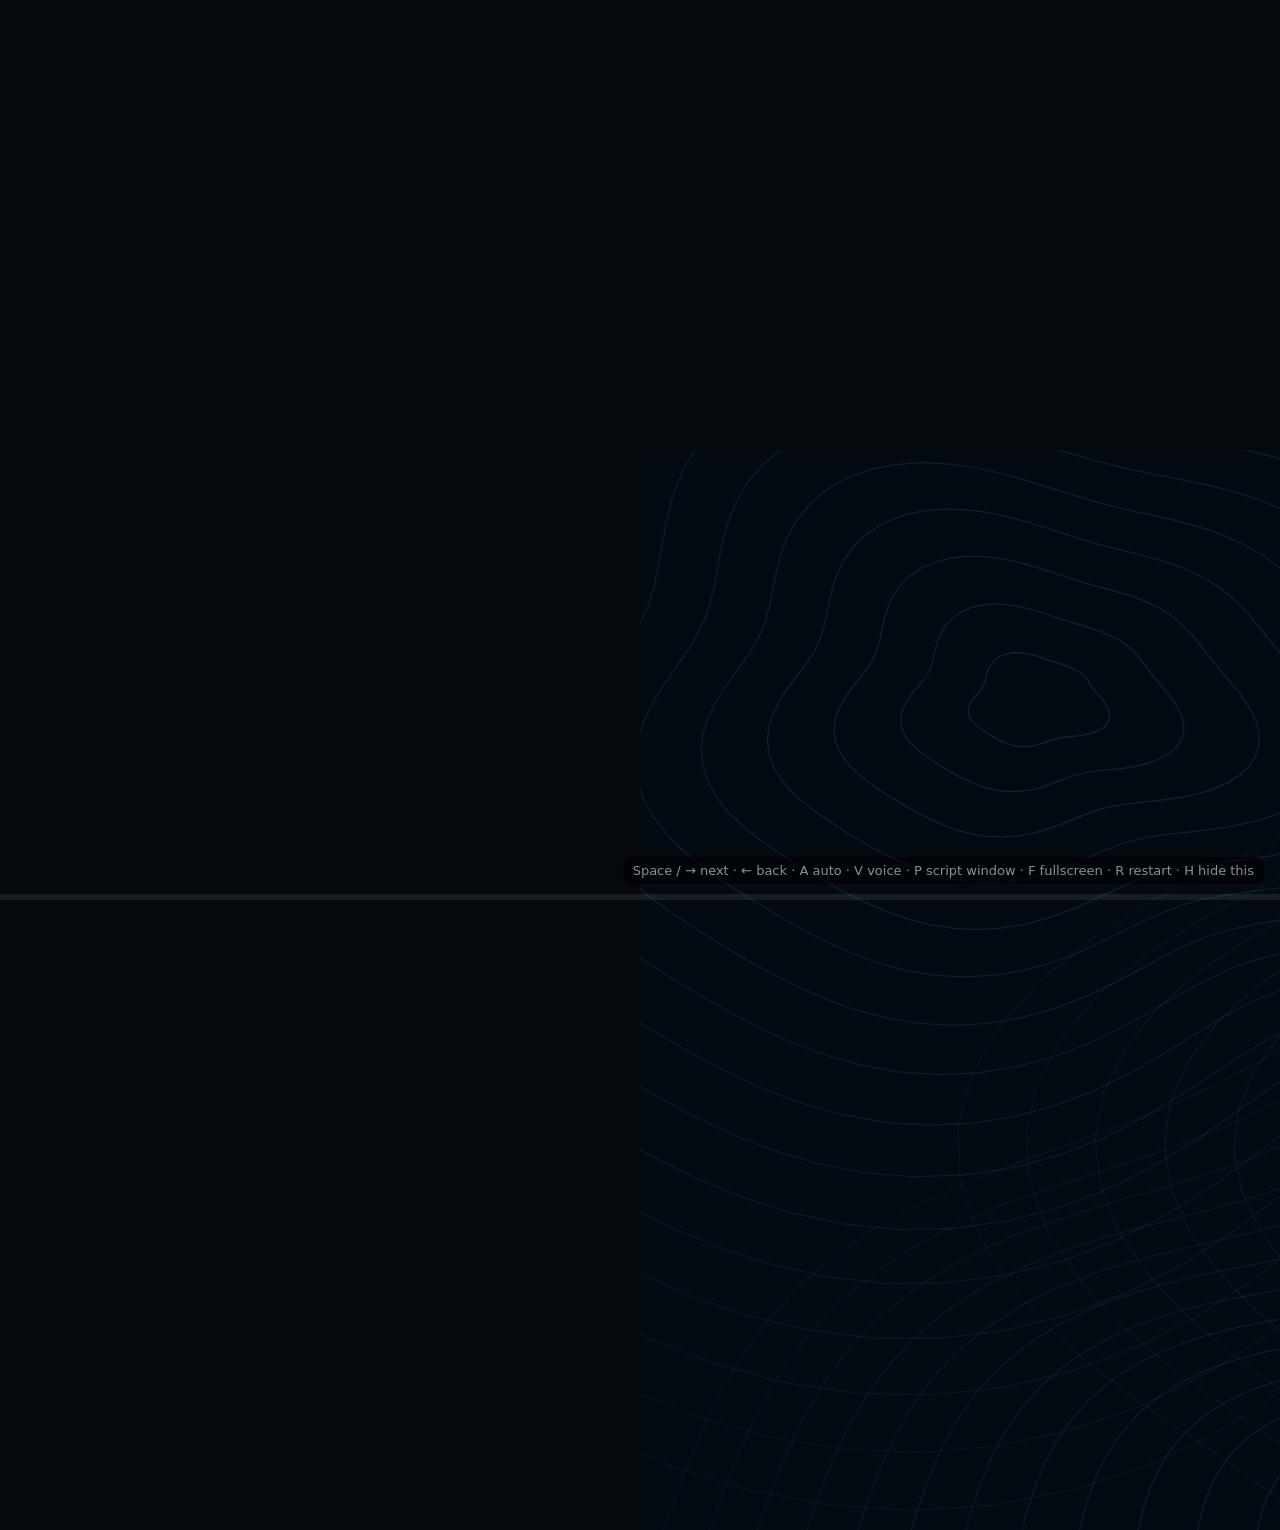
<file: docs/lanzamiento/plantilla.html>
<!doctype html>
<html lang="en">
<head>
<meta charset="utf-8">
<meta name="viewport" content="width=device-width, initial-scale=1">
<title>Lora · launch film</title>
<style>
:root { --fondo: oklch(0.14 0.02 250); --texto: oklch(0.96 0.01 220); --suave: oklch(0.74 0.03 225); --marca: oklch(0.82 0.15 210);
  --acento: oklch(0.82 0.14 80); --ok: oklch(0.78 0.16 155); --mal: oklch(0.68 0.2 22); --morado: oklch(0.45 0.16 295); }
* { box-sizing: border-box; margin: 0; }
html, body { height: 100%; background: #05080d; overflow: hidden; font-family: "Inter", system-ui, "Segoe UI", Roboto, sans-serif; color: var(--texto); }
#escenario { position: absolute; left: 50%; top: 50%; width: 1920px; height: 1080px; transform-origin: center; background: var(--fondo) url("../../apps/web/fondo.svg") center / cover; overflow: hidden; }
.escena { position: absolute; inset: 0; opacity: 0; pointer-events: none; transition: opacity .7s ease; padding: 90px 120px; }
.escena.activa { opacity: 1; }
.centro { display: flex; flex-direction: column; justify-content: center; align-items: center; text-align: center; gap: 28px; }
.fila2 { display: grid; grid-template-columns: 1fr 1fr; gap: 80px; align-items: center; height: 100%; }
h1 { font-size: 104px; line-height: 1.04; letter-spacing: -.02em; font-weight: 800; }
h2 { font-size: 64px; line-height: 1.1; font-weight: 700; letter-spacing: -.01em; }
.sub { font-size: 40px; color: var(--suave); }
.marca { color: var(--marca); } .acento { color: var(--acento); } .mal { color: var(--mal); } .ok { color: var(--ok); }
.etiqueta { position: absolute; top: 50px; left: 120px; font-size: 22px; letter-spacing: .25em; text-transform: uppercase; color: var(--marca); opacity: .8; }
/* animación de entrada: todo lo que lleva .entra aparece cuando su escena está activa, con --d de retraso */
.entra { opacity: 0; }
.activa .entra { animation: entra .9s cubic-bezier(.2,.8,.2,1) both; animation-delay: var(--d, 0s); }
@keyframes entra { from { opacity: 0; transform: translateY(34px) scale(.98); } to { opacity: 1; transform: none; } }
/* El loro llega volando (con aleteo), aterriza, se queda con un leve vaivén y, en el cierre, se va volando justo antes de que acabe la escena.
   `--seg` lo pone el script con la duración de la escena: así la salida siempre cae dentro de ella y nada queda cortado. */
@keyframes vuela { 0% { opacity: 0; transform: translate(1100px, -620px) rotate(-22deg) scale(.45); } 12% { opacity: 1; transform: translate(820px, -470px) rotate(9deg) scale(.55); }
  24% { transform: translate(600px, -330px) rotate(-9deg) scale(.66); } 38% { transform: translate(380px, -190px) rotate(10deg) scale(.78); }
  52% { transform: translate(200px, -80px) rotate(-8deg) scale(.9); } 68% { transform: translate(70px, 10px) rotate(5deg) scale(1.04); }
  82% { transform: translate(0, -26px) rotate(-2deg) scale(1.02); } 100% { opacity: 1; transform: none; } }
@keyframes vaiven { 0%, 100% { transform: translateY(0); } 50% { transform: translateY(-12px); } }
@keyframes vaSe { 0% { opacity: 1; transform: none; } 25% { transform: translate(-50px, 24px) rotate(-7deg) scale(1.04); }
  100% { opacity: 0; transform: translate(1100px, -640px) rotate(22deg) scale(.4); } }
.activa .vuela { animation: vuela 1.9s cubic-bezier(.25, .7, .3, 1) both, vaiven 3.2s ease-in-out 2s infinite; animation-delay: var(--d, 0s), calc(var(--d, 0s) + 1.9s); }
.activa .vuela.sale { animation: vuela 1.9s cubic-bezier(.25, .7, .3, 1) both, vaiven 3.2s ease-in-out 2s infinite, vaSe 1.5s ease-in forwards;
  animation-delay: var(--d, 0s), calc(var(--d, 0s) + 1.9s), calc(var(--seg, 8s) - 1.8s); animation-fill-mode: both, none, forwards; }
.activa .zoom { animation: zoom 1.2s cubic-bezier(.2,.9,.2,1) both; animation-delay: var(--d, 0s); }
@keyframes zoom { from { opacity: 0; transform: scale(.4); } to { opacity: 1; transform: none; } }
/* teléfono */
.telefono { width: 560px; height: 980px; border-radius: 76px; background: #0b0f16; border: 10px solid #2a3340; box-shadow: 0 0 0 2px #0a0d12, 0 40px 120px #000a, 0 0 140px oklch(0.82 0.15 210 / 14%); padding: 30px 26px; position: relative; display: flex; flex-direction: column; }
.telefono::before { content: ""; position: absolute; top: 14px; left: 50%; width: 150px; height: 30px; border-radius: 20px; background: #000; transform: translateX(-50%); }
.pantalla { margin-top: 26px; flex: 1; border-radius: 44px; background: oklch(0.975 0.005 250); color: oklch(0.25 0.03 260); padding: 22px; display: flex; flex-direction: column; overflow: hidden; }
.cab { display: flex; align-items: center; gap: 12px; padding-bottom: 14px; border-bottom: 1px solid oklch(0.9 0.01 260); font-weight: 700; color: var(--morado); font-size: 24px; }
.chat { flex: 1; display: flex; flex-direction: column; justify-content: flex-end; gap: 12px; overflow: hidden; padding-top: 14px; }
.burbuja { max-width: 92%; padding: 14px 18px; border-radius: 22px; font-size: 20px; line-height: 1.35; opacity: 0; transform: translateY(18px); transition: opacity .5s, transform .5s; }
.burbuja.ver { opacity: 1; transform: none; }
.burbuja.lora { background: oklch(0.94 0.04 160); align-self: flex-start; border-bottom-left-radius: 6px; }
.burbuja.cliente { background: oklch(0.93 0.035 295); align-self: flex-end; border-bottom-right-radius: 6px; }
.burbuja.boton { background: var(--morado); color: #fff; font-weight: 700; text-align: center; }
.tarjeta { margin-top: 10px; padding: 12px 14px; border-radius: 14px; background: #fff; border: 1px solid oklch(0.88 0.02 260); font-size: 18px; }
.tarjeta b { display: block; color: var(--morado); }
.escribiendo { align-self: flex-start; letter-spacing: 6px; font-size: 26px; color: oklch(0.6 0.03 260); opacity: 0; transition: opacity .3s; height: 0; }
.escribiendo.ver { opacity: 1; height: auto; }
/* garantías */
.garantias { display: flex; flex-direction: column; gap: 26px; }
.garantia { display: flex; align-items: center; gap: 24px; font-size: 44px; font-weight: 600; opacity: .18; transition: opacity .6s, transform .6s; transform: translateX(-12px); }
.garantia.ver { opacity: 1; transform: none; }
.garantia i { flex: none; width: 64px; height: 64px; border-radius: 50%; background: oklch(0.78 0.16 155 / 18%); border: 3px solid var(--ok); display: grid; place-items: center; font-style: normal; color: var(--ok); font-size: 38px; }
/* barras */
.barras { display: flex; flex-direction: column; gap: 22px; width: 1200px; }
.barra { display: grid; grid-template-columns: 300px 1fr 190px; align-items: center; gap: 22px; font-size: 36px; }
.barra .pista { height: 38px; border-radius: 19px; background: oklch(1 0 0 / 8%); overflow: hidden; }
.barra .relleno { height: 100%; width: 0; border-radius: 19px; background: oklch(0.6 0.02 240); transition: width 1.6s cubic-bezier(.2,.8,.2,1); }
.barra.rojo .relleno { background: var(--mal); } .barra.verde .relleno { background: var(--ok); } .barra.azul .relleno { background: var(--marca); }
.barra .valor { text-align: right; font-weight: 800; white-space: nowrap; }
.numero { font-size: 250px; font-weight: 900; line-height: 1; letter-spacing: -.03em; font-variant-numeric: tabular-nums; }
/* tarjetas de valor y de flujo */
.tarjetas { display: grid; grid-template-columns: repeat(3, 1fr); gap: 40px; width: 100%; }
.t { padding: 44px 40px; border-radius: 28px; background: oklch(0.2 0.025 250 / 82%); border: 1px solid oklch(0.5 0.07 220 / 40%); backdrop-filter: blur(4px); }
.t .grande { font-size: 92px; font-weight: 800; color: var(--marca); line-height: 1; }
.t .txt { margin-top: 16px; font-size: 36px; line-height: 1.2; }
.t .nota { margin-top: 14px; font-size: 24px; color: var(--suave); }
.flecha { align-self: center; font-size: 80px; color: var(--marca); opacity: .8; }
.en-fila { display: flex; gap: 30px; align-items: stretch; width: 100%; }
.en-fila .t { flex: 1; }
.puertas { display: flex; flex-direction: column; gap: 34px; margin-top: 36px; width: 1680px; }
.accion { display: grid; grid-template-columns: 330px repeat(4, 1fr) 330px; gap: 18px; align-items: stretch; }
.accion .acc { font-size: 34px; font-weight: 800; align-self: center; text-align: left; color: var(--texto); }
.pta { padding: 18px 14px; border-radius: 18px; border: 3px solid var(--ok); background: oklch(0.78 0.16 155 / 14%); font-size: 26px; color: var(--suave); }
.pta b { display: block; font-size: 46px; color: var(--ok); margin-bottom: 6px; } .pta small { font-size: 22px; line-height: 1.3; }
.pta.mal { border-color: var(--mal); background: oklch(0.68 0.2 22 / 16%); } .pta.mal b { color: var(--mal); }
.res { align-self: center; text-align: left; } .res span { display: block; font-size: 38px; font-weight: 800; }
.res.ok { color: var(--ok); } .res.mal { color: var(--mal); }
.chips { display: flex; gap: 30px; flex-wrap: wrap; justify-content: center; }
.chip { padding: 26px 44px; border-radius: 80px; font-size: 44px; background: oklch(0.2 0.025 250 / 85%); border: 2px solid var(--marca); }
.pila { margin-top: 18px; display: flex; flex-direction: column; gap: 10px; font-size: 28px; color: var(--suave); text-align: left; }
/* mapa de nodos */
.mapa { width: 100%; }
.mapa .borde { stroke: oklch(0.5 0.05 220 / 50%); stroke-width: 3; }
.mapa .borde.v { stroke: var(--marca); stroke-width: 5; }
.mapa .nodo { fill: oklch(0.22 0.03 250); stroke: oklch(0.5 0.07 220 / 55%); stroke-width: 2; transition: fill .5s, stroke .5s; }
.mapa .nodo.v { fill: oklch(0.82 0.15 210 / 22%); stroke: var(--marca); stroke-width: 3.5; }
.mapa .nodo.p { fill: oklch(0.82 0.14 80 / 30%); stroke: var(--acento); stroke-width: 5; }
.mapa text { fill: var(--texto); font-size: 27px; text-anchor: middle; font-family: inherit; }
.tres { display: flex; gap: 36px; margin-top: 8px; }
.tres div { font-size: 46px; font-weight: 700; }
/* créditos */
.creditos { margin-top: 20px; font-size: 30px; color: var(--suave); line-height: 1.6; }
.logo-factored { height: 70px; mix-blend-mode: screen; margin-top: 26px; }
.loro { filter: drop-shadow(0 0 60px oklch(0.78 0.16 155 / 45%)); }
.letras span { display: inline-block; opacity: 0; transform: translateY(40px); }
.activa .letras span { animation: entra .8s cubic-bezier(.2,.8,.2,1) both; animation-delay: calc(var(--i) * .12s + .9s); }
.notif { padding: 26px 30px; border-radius: 28px; background: oklch(0.97 0.005 250 / 96%); color: oklch(0.22 0.03 260); box-shadow: 0 30px 90px #000a; text-align: left; font-size: 29px; line-height: 1.3; }
.notif .app { display: flex; align-items: center; gap: 12px; font-size: 21px; color: oklch(0.5 0.03 260); letter-spacing: .06em; margin-bottom: 8px; }
.notif .ic { width: 34px; height: 34px; border-radius: 9px; display: grid; place-items: center; color: #fff; font-size: 20px; }
.pares { display: flex; flex-direction: column; gap: 22px; width: 100%; margin-top: 18px; }
.par { display: grid; grid-template-columns: 1fr 70px 1.3fr; align-items: center; gap: 20px; }
.par .dolor { font-size: 44px; font-style: italic; color: var(--suave); text-align: right; }
.par .flecha { text-align: center; }
.par .promesa { font-size: 40px; padding: 22px 30px; border-radius: 22px; background: oklch(0.2 0.025 250 / 82%); border: 1px solid oklch(0.5 0.07 220 / 40%); text-align: left; }
.cadena { display: flex; align-items: center; gap: 22px; font-size: 40px; color: var(--marca); }
.cadena .c { padding: 20px 30px; border-radius: 20px; background: oklch(0.2 0.025 250 / 85%); border: 2px solid oklch(0.5 0.07 220 / 55%); color: var(--texto); text-align: center; font-size: 36px; line-height: 1.15; }
.cadena .c small { font-size: 22px; color: var(--suave); } .cadena .c.m { border-color: var(--acento); background: oklch(0.82 0.14 80 / 18%); }
.fuente { margin-top: 18px; font-size: 24px; color: var(--suave); opacity: .85; }
/* controles */
#barra { position: fixed; left: 0; right: 0; bottom: 0; height: 6px; background: oklch(1 0 0 / 8%); z-index: 9; }
#progreso { height: 100%; width: 0; background: var(--marca); transition: width .4s; }
#ayuda { position: fixed; right: 16px; bottom: 16px; z-index: 9; font-size: 13px; color: oklch(1 0 0 / 55%); background: #0008; padding: 6px 10px; border-radius: 8px; transition: opacity 1s; }
body.grabando #ayuda, body.grabando #barra { display: none; }
/* guion (teleprompter) */
#guion { display: none; height: 100%; padding: 40px 56px; background: #0a0e14; flex-direction: column; justify-content: center; gap: 28px; }
body.guion #guion { display: flex; } body.guion #escenario, body.guion #barra, body.guion #ayuda { display: none; }
#guion .bloque { color: var(--marca); letter-spacing: .25em; text-transform: uppercase; font-size: 18px; }
#guion .en { font-size: 54px; line-height: 1.22; font-weight: 700; } #guion .es { font-size: 30px; line-height: 1.35; color: var(--suave); }
#guion .pie { font-size: 20px; color: oklch(1 0 0 / 55%); } #guion .sig { font-size: 22px; color: var(--acento); }
/* v6: mapa fijo, tarjetas por frase, M1 conectado */
#capa-mapa { position: absolute; left: 110px; top: 84px; width: 1700px; opacity: 0; pointer-events: none; transition: opacity .7s ease; z-index: 2; }
#capa-mapa.ver { opacity: 1; }
#capa-mapa .rotulo { position: absolute; top: -34px; right: 0; font-size: 22px; letter-spacing: .2em; text-transform: uppercase; color: var(--marca); opacity: 0; transition: opacity .6s; }
#capa-mapa.completo .rotulo { opacity: .9; }
.mapa .nodo.s { fill: oklch(0.78 0.16 155 / 24%); stroke: var(--ok); stroke-width: 4; }
.mapa text { font-size: 27px; }
.minichat .burbuja { color: oklch(0.25 0.03 260); } .minichat .tarjeta { color: oklch(0.25 0.03 260); } .minichat .tarjeta small { color: oklch(0.45 0.03 260); }
.abajo { position: absolute; left: 120px; right: 120px; top: 520px; bottom: 44px; display: flex; flex-direction: column; justify-content: center; gap: 24px; }
.carta { padding: 26px 28px; border-radius: 24px; background: oklch(0.2 0.025 250 / 86%); border: 2px solid oklch(0.5 0.07 220 / 55%); opacity: 0; transform: translateY(26px); transition: opacity .6s, transform .6s, border-color .6s; }
.carta.ver { opacity: 1; transform: none; }
.carta b { display: block; font-size: 34px; color: var(--marca); margin-bottom: 8px; line-height: 1.12; }
.carta .txt2 { font-size: 27px; line-height: 1.25; color: var(--texto); }
.carta small { display: block; margin-top: 10px; font-size: 22px; color: var(--suave); line-height: 1.25; }
.carta.ok { border-color: var(--ok); } .carta.ok b { color: var(--ok); }
.carta.mal { border-color: var(--mal); } .carta.mal b { color: var(--mal); }
.carta.ac { border-color: var(--acento); } .carta.ac b { color: var(--acento); }
.cartas { display: grid; gap: 26px; width: 100%; }
.cartas.c3 { grid-template-columns: repeat(3, 1fr); } .cartas.c4 { grid-template-columns: repeat(4, 1fr); }
.sello { text-align: center; font-size: 46px; font-weight: 800; color: var(--ok); opacity: 0; transition: opacity .6s; letter-spacing: .02em; }
.sello.ver { opacity: 1; }
.oculto { opacity: 0; transition: opacity .6s; } .oculto.ver { opacity: 1; }
.escala { position: relative; height: 34px; border-radius: 17px; background: linear-gradient(90deg, oklch(0.5 0.05 230 / 30%), oklch(0.68 0.2 22 / 45%)); margin: 34px 0 54px; }
.escala .marca-c { position: absolute; top: -26px; bottom: -26px; width: 5px; border-radius: 3px; background: var(--acento); }
.escala .marca-c.banco { background: var(--suave); }
.escala .rot { position: absolute; top: 66px; font-size: 24px; white-space: nowrap; transform: translateX(-50%); color: var(--acento); }
.escala .rot.banco { color: var(--suave); top: -64px; }
.minichat { display: flex; flex-direction: column; gap: 14px; width: 720px; }
.minichat .burbuja { font-size: 25px; max-width: 100%; }
.contador { font-size: 64px; font-weight: 900; color: var(--ok); font-variant-numeric: tabular-nums; }
.fila-h { display: flex; gap: 40px; align-items: stretch; width: 100%; }
.fila-h > * { flex: 1; }
.reloj { display: grid; grid-template-columns: repeat(4, 1fr); gap: 12px; margin-top: 12px; }
.reloj div { padding: 12px 8px; border-radius: 14px; border: 2px solid oklch(0.5 0.07 220 / 55%); text-align: center; font-size: 22px; color: var(--suave); }
.reloj div b { display: block; font-size: 38px; color: var(--acento); }
.marc { display: inline-block; padding: 4px 12px; border-radius: 10px; background: oklch(0.82 0.14 80 / 22%); border: 2px dashed var(--acento); font-weight: 700; }
.valor-real { display: inline-block; padding: 4px 12px; border-radius: 10px; background: oklch(0.78 0.16 155 / 22%); border: 2px solid var(--ok); font-weight: 700; }
.suelto { display: inline-block; padding: 4px 12px; border-radius: 10px; background: oklch(0.68 0.2 22 / 22%); border: 2px solid var(--mal); text-decoration: line-through; }
.tres-col { display: grid; grid-template-columns: repeat(3, 1fr); gap: 36px; width: 100%; }
</style>
</head>
<body>
<div id="escenario">

<div id="capa-mapa"><div class="rotulo">15 steps</div><svg class="mapa" id="mapa" viewBox="0 0 1700 410"></svg></div>

<section class="escena centro" data-id="hook">
  <span class="etiqueta">01 · Her story</span>
  <div class="fila2" style="width:100%">
    <div><h1 class="entra" style="--d:.2s">A charge she<br>doesn't <span class="mal">recognize.</span></h1>
      <div class="sub entra" style="--d:2.4s;margin-top:26px">Hers? A mistake?<br>Fraud?</div></div>
    <div style="display:flex;justify-content:center"><div style="width:660px">
      <div class="notif entra" style="--d:1.1s"><div class="app"><span class="ic" style="background:#3478f6">💬</span>BANK · now</div>
        <b>Charge alert</b><div>Purchase of US$ 261.56 at EMPRESA TELEFONICA with card ••3240, 2 Oct 03:49.</div>
        <div style="margin-top:10px;font-weight:700;color:oklch(0.55 0.2 22)">Do you know this charge?</div></div>
    </div></div>
  </div>
</section>

<section class="escena centro" data-id="problem">
  <span class="etiqueta">02 · The bank's problem</span>
  <h2 class="entra">She calls the bank, <span class="acento">and waits</span></h2>
  <div class="barras entra" style="--d:.5s" id="barras-motivos"></div>
  <div class="sub entra" style="--d:2s;font-size:34px">Only <b class="mal">44%</b> of complaint calls get resolved · the least of all reasons</div>
  <div class="fuente entra" style="--d:2.6s">Source: the organizer's synthetic bank data · 686,296 calls · 117,021 about complaints</div>
</section>

<section class="escena centro" data-id="core">
  <span class="etiqueta">03 · The case I chose</span>
  <h2 class="entra">An unrecognized charge can be…</h2>
  <div class="cartas c3" style="margin-top:20px">
    <div class="carta" id="core-c1"><b>A forgotten purchase</b><span class="txt2">A shop name she did not recognize on the statement.</span></div>
    <div class="carta" id="core-c2"><b>A processing error</b><span class="txt2">Duplicated, or the wrong amount.</span></div>
    <div class="carta" id="core-c3"><b>Fraud</b><span class="txt2">Someone else used her card.</span></div>
  </div>
  <div class="sub oculto" id="core-c4" style="margin-top:20px;font-size:46px">A system can <span class="marca">check the facts</span> against her account data.</div>
</section>

<section class="escena centro" data-id="reveal">
  <span class="etiqueta">04 · Meet Lora</span>
  <div class="vuela loro" id="loro-grande" style="--d:.1s"></div>
  <h1 class="letras" id="nombre">Lora</h1>
  <div class="sub entra" style="--d:2s">Answers by text · inside the bank's own app</div>
  <div class="sub entra" style="--d:3s;font-size:32px">Spanish and Portuguese</div>
</section>

<section class="escena" data-id="map">
  <span class="etiqueta">05 · Behind her words</span>
  <div class="abajo">
    <div class="fila-h" style="align-items:center">
      <div class="minichat" id="minichat"></div>
      <div class="tres-col" style="grid-template-columns:1fr;gap:18px">
        <div class="carta" id="map-tx"><b>Her own transactions</b><span class="txt2">The customer comes from the sign-in token, never from the message.</span></div>
        <div class="carta" id="map-cand"><b>🔒 Only her own rows</b><span class="txt2">The database itself refuses any other customer's data.</span></div>
        <div class="carta" id="map-mod"><b>The model understands · the code finds</b><span class="txt2">The model never sees amounts, dates or identifiers: only placeholders.</span></div>
      </div>
    </div>
  </div>
</section>

<section class="escena" data-id="policy">
  <span class="etiqueta">06 · The policy</span>
  <div class="abajo">
    <div class="cartas c4">
      <div class="carta" id="pol-v1"><b>1 · Irreversibility against certainty</b><span class="txt2">Only reversible actions run alone. Moving money is never automatic.</span></div>
      <div class="carta" id="pol-v2"><b>2 · Same case, same treatment</b><span class="txt2">Same facts, same path, in any wording or language.</span></div>
      <div class="carta" id="pol-v3"><b>3 · A person always available</b><span class="txt2">She can ask for a person at any step.</span></div>
      <div class="carta" id="pol-v4"><b>4 · Care for the relationship</b><span class="txt2">The text never accuses; the writer never sees the risk signal.</span></div>
    </div>
    <div class="sello" id="pol-sello">All four must pass</div>
  </div>
</section>

<section class="escena" data-id="outcomes">
  <span class="etiqueta">07 · Three outcomes</span>
  <div class="abajo">
    <div class="cartas c3">
      <div class="carta ok" id="out-a"><b>She recognizes the charge</b><span class="txt2">The case closes. No claim, nothing else asked.</span></div>
      <div class="carta" id="out-b"><b>She does not recognize it</b><span class="txt2">She confirms → Lora opens the claim → re-reads the database → a real case number.</span>
        <small>Nothing happens without her confirmation.</small></div>
      <div class="carta ac" id="out-c"><b>Score above the certified cut-off</b><span class="txt2" id="out-c-txt">The fraud score only changes the path.</span>
        <small class="oculto" id="out-c-bloq" style="font-size:26px;color:var(--texto)">→ Lora <b style="display:inline;font-size:inherit;color:var(--ok)">offers</b> to block the card · <b style="display:inline;font-size:inherit;color:var(--ok)">she decides</b></small>
        <small class="oculto" id="out-c-ag" style="font-size:26px;color:var(--texto)">→ A human fraud agent gets the case · priority one</small></div>
    </div>
    <div class="sello oculto" id="out-nota" style="font-size:36px;color:var(--suave)">The score changes the path; it never accuses her.</div>
  </div>
</section>

<section class="escena" data-id="m1">
  <span class="etiqueta">08 · Where the cut-off comes from</span>
  <div class="abajo" style="gap:10px">
    <div class="oculto" id="m1-escala">
      <div class="escala" style="margin:44px 0 62px"><div class="marca-c" style="left:30%"></div><div class="rot" style="left:30%">certified cut-off · 30</div>
        <div class="marca-c banco" style="left:50%"></div><div class="rot banco" style="left:50%">the bank's own cut-off · 50</div></div>
    </div>
    <div class="cartas c3" style="gap:18px">
      <div class="carta" id="m1-t1"><b>Learn</b><span class="txt2">Two years of data: the bank's fraud score becomes a calibrated probability.</span></div>
      <div class="carta" id="m1-t2"><b>Certify</b><span class="txt2">A separate six months: wrong blocks stay under 1 %, with 95 % confidence.</span><small>upper bound measured: 0.8 %</small></div>
      <div class="carta ok" id="m1-t3"><b>Test once</b><span class="txt2">The six months after: <b style="display:inline;font-size:inherit" class="ok">0 of 347</b> recommended blocks was wrong.</span></div>
    </div>
    <div class="barras oculto" id="barras-m1" style="width:1500px;gap:12px"></div>
    <div class="sub oculto" id="m1-nota" style="font-size:26px;text-align:center">Strict cut-off dates · synthetic data · the method is what carries over</div>
  </div>
</section>

<section class="escena" data-id="person">
  <span class="etiqueta">09 · A person, any time</span>
  <div class="abajo">
    <div class="cartas c3">
      <div class="carta" id="per-ask"><b>At any step</b><span class="txt2">“Talk to a person” is always on screen.</span></div>
      <div class="carta" id="per-pack"><b>The whole case</b><span class="txt2">What happened · what Lora already did · what is still open.</span><small>She repeats nothing.</small></div>
      <div class="carta ac" id="per-fila"><b>Her place in the queue</b><span class="txt2">Current position and estimated wait, from the real queue.</span>
        <div class="reloj"><div><b>2</b>min P1</div><div><b>5</b>min P2</div><div><b>10</b>min P3</div><div><b>20</b>min P4</div></div>
        <small>The bank's own first-response targets · alert to the supervisor at 80 %</small></div>
    </div>
  </div>
</section>

<section class="escena" data-id="checks">
  <span class="etiqueta">10 · Two more checks</span>
  <div class="abajo">
    <div class="fila-h" style="align-items:center">
      <div class="carta" id="chk-txt" style="flex:1.4"><b>The text check · before Lora speaks</b>
        <div class="txt2" style="line-height:1.7">Your claim <span class="marc" id="chk-m1">{CASE_1}</span> is registered. The bank answers by <span class="marc" id="chk-m2">{DATE_1}</span>.
          <br><span class="oculto" id="chk-suelto">Expect a reply in <span class="suelto">3 days</span> ✗ rejected</span></div>
        <small>The model writes placeholders · the code fills in the real figures, rejects free-standing numbers and checks that every claimed action was completed.</small></div>
      <div class="carta ok" id="chk-reread"><b>The re-read · after she acts</b><span class="txt2">Nothing is said as done until the database says it is.</span></div>
    </div>
    <div class="sello oculto" id="chk-cont" style="font-size:44px">The policy: <span class="contador" id="chk-n">0</span> combinations of facts tested · 0 violations</div>
  </div>
</section>

<section class="escena centro" data-id="proof">
  <span class="etiqueta">11 · The test</span>
  <h2 class="entra">62 test cases, one pass</h2>
  <div class="barras" id="barras-prueba" style="margin-top:20px"></div>
  <div class="sub entra" style="--d:2.6s;font-size:30px">95 % confidence interval of Lora's pass rate: 79–94 % · Wilson score method</div>
  <div class="sub entra" style="--d:3.2s;font-size:30px">Offline results · synthetic data · not production</div>
</section>

<section class="escena centro" data-id="close">
  <span class="etiqueta">12 · Thank you</span>
  <div class="vuela sale loro" id="loro-cierre" style="--d:.1s"></div>
  <div class="tres-col" style="margin-top:6px">
    <div class="carta ver entra" style="--d:.5s"><b>For her</b><span class="txt2">A clear answer.</span></div>
    <div class="carta ver entra" style="--d:1.3s"><b>For the human agent</b><span class="txt2">A complete case.</span></div>
    <div class="carta ver entra" style="--d:2.1s"><b>For the bank</b><span class="txt2">Every action, with its rule and its evidence.</span></div>
  </div>
  <h1 class="entra" style="--d:3.4s;font-size:90px">Lora</h1>
  <div class="sub entra" style="--d:4.2s;font-size:32px">Virtual assistant for banks · for the charges customers don't recognize</div>
  <div class="sub entra" style="--d:5.4s;font-size:22px;opacity:.6">Interface in English or Spanish (top right) · chat in Spanish or Portuguese</div>
  <div class="creditos entra" style="--d:6s">Daniel Pineda · Factored AI &amp; Data Hackathon 2026<br>narration: AI voice</div>
  <img class="logo-factored entra" style="--d:7s" src="../../apps/web/hackathon_sobrenegro.jpg" alt="Factored">
</section>

</div>
<div id="barra"><div id="progreso"></div></div>
<div id="ayuda">Space / → next · ← back · A auto · V voice · P script window · F fullscreen · R restart · H hide this</div>
<div id="guion"><div class="bloque"></div><div class="en"></div><div class="es"></div><div class="sig"></div><div class="pie"></div></div>

<script>
const ESCENAS = __ESCENAS__;
const CHAT = __CHAT__;
const params = new URLSearchParams(location.search);
const escenas = [...document.querySelectorAll('.escena')];
let actual = -1, temporizadores = [], auto = params.has('auto'), voz = params.has('voz'), ventanaGuion = null, audio = null;
const $ = s => document.querySelector(s);
const NS = 'http://www.w3.org/2000/svg';
const sv = (tag, a = {}, t) => { const e = document.createElementNS(NS, tag); for (const k in a) e.setAttribute(k, a[k]); if (t !== undefined) e.textContent = t; return e; };
function later(f, ms) { temporizadores.push(setTimeout(f, ms)); }
const ver = (id, ms = 0) => later(() => $('#' + id).classList.add('ver'), ms);

function escalar() { const k = Math.min(innerWidth / 1920, innerHeight / 1080); $('#escenario').style.transform = `translate(-50%, -50%) scale(${k})`; }
addEventListener('resize', escalar); escalar();

/* --- Lora, el loro (un dibujo original) --- */
function loro(tam) {
  const s = sv('svg', { viewBox: '0 0 64 64', width: tam, height: tam });
  s.append(sv('path', { d: 'M18 44 C10 54 12 60 20 62 C20 56 24 50 30 46 Z', fill: '#e5484d' }), sv('path', { d: 'M14 36 C14 18 28 8 40 12 C52 16 54 32 46 44 C40 54 22 56 14 36 Z', fill: '#2fb36d' }),
    sv('path', { d: 'M22 36 C24 28 34 28 38 36 C36 46 26 48 22 36 Z', fill: '#2f7de1' }), sv('path', { d: 'M44 18 C54 16 58 24 54 30 C52 26 48 24 44 24 Z', fill: '#f5b82e' }),
    sv('circle', { cx: 38, cy: 20, r: 4, fill: '#fff' }), sv('circle', { cx: 39, cy: 20, r: 2, fill: '#111' }));
  return s;
}
$('#loro-grande').append(loro(300)); $('#loro-cierre').append(loro(170));
$('#nombre').innerHTML = [...'Lora'].map((c, i) => `<span style="--i:${i}">${c}</span>`).join('');

/* --- barras --- */
function barras(cont, filas) {
  cont.replaceChildren(...filas.map(f => { const d = document.createElement('div'); d.className = 'barra ' + (f.clase || ''); d.dataset.k = f.k || '';
    d.innerHTML = `<span>${f.nombre}</span><div class="pista"><div class="relleno" data-w="${f.ancho}"></div></div><span class="valor">${f.valor}</span>`; return d; }));
}
barras($('#barras-motivos'), [{ nombre: 'Transactional', ancho: 92, valor: '92%' }, { nombre: 'Product', ancho: 90, valor: '90%' }, { nombre: 'Technical', ancho: 70, valor: '70%' },
  { nombre: 'Commercial', ancho: 65, valor: '65%' }, { nombre: 'Retention', ancho: 60, valor: '60%' }, { nombre: 'Complaint', ancho: 44, valor: '44%', clase: 'rojo' }]);
barras($('#barras-prueba'), [{ k: 'p55', nombre: 'Lora · passed', ancho: 89, valor: '55 / 62', clase: 'verde' }, { k: 'p23', nombre: 'Plain assistant', ancho: 37, valor: '23 / 62' },
  { k: 'u1', nombre: 'Lora · out of policy', ancho: 2, valor: '1', clase: 'azul' }, { k: 'u11', nombre: 'Plain · out of policy', ancho: 18, valor: '11', clase: 'rojo' }]);
barras($('#barras-m1'), [{ k: 'b57', nombre: 'Certified', ancho: 57.5, valor: '57.5% of fraud caught', clase: 'azul' }, { k: 'b42', nombre: "Bank's", ancho: 42, valor: '42.0%' }]);
const crecerBarra = (cont, k) => { const b = document.querySelector(`${cont} .barra[data-k="${k}"] .relleno`); if (b) b.style.width = b.dataset.w + '%'; };

/* --- el mapa fijo de 15 pasos (la misma forma que apps/web/flujo.js; ARQUITECTURA.md §6) --- */
const NODOS = { N0: [135, 55, 190, 'Signed out'], N1: [323, 55, 150, 'Sign-in'], N2: [504, 55, 175, 'Listening'], N3: [709, 55, 200, 'Find charge'], N5: [922, 55, 190, 'Show facts'],
  N6: [1102, 55, 135, 'Policy'], N7: [1263, 55, 150, 'Propose'], N8: [1431, 55, 150, 'Execute'], N9: [1592, 55, 135, 'Verify'],
  N13: [343, 195, 190, "Can't do"], N14: [562, 195, 215, 'Not banking'], N4: [760, 195, 150, 'Clarify'], N12: [994, 195, 285, 'Closed, no claim'], N10: [1592, 195, 120, 'Done'],
  N11: [850, 345, 1000, 'Handover to a person · from any step'] };
const BORDES = [['N0', 'N1'], ['N1', 'N2'], ['N2', 'N3'], ['N3', 'N5'], ['N5', 'N6'], ['N6', 'N7'], ['N7', 'N8'], ['N8', 'N9'], ['N9', 'N10'], ['N2', 'N13'], ['N2', 'N14'], ['N3', 'N4'], ['N5', 'N12']];
(function () {
  const m = $('#mapa');
  for (const [a, b] of BORDES) { const [xa, ya, wa] = NODOS[a], [xb, yb, wb] = NODOS[b]; const h = ya === yb;
    const l = sv('line', h ? { x1: xa + wa / 2, y1: ya, x2: xb - wb / 2, y2: yb } : { x1: xa, y1: ya + 29, x2: xb, y2: yb - 29 }); l.setAttribute('class', 'borde'); l.dataset.k = a + b; m.append(l); }
  for (const id in NODOS) { const [x, y, w, t] = NODOS[id], g = sv('g'); const r = sv('rect', { x: x - w / 2, y: y - 29, width: w, height: 58, rx: 12 }); r.setAttribute('class', 'nodo'); r.id = 'n-' + id;
    g.append(r, sv('text', { x, y: y + 10 }, id === 'N11' ? t : `${id.slice(1)} ${t}`)); m.append(g); }
})();
const MAPA_EN = new Set(['map', 'policy', 'outcomes', 'm1', 'person', 'checks']);
let ultimoNodo = null;
function mapaLimpiar() { document.querySelectorAll('#mapa .nodo').forEach(n => n.setAttribute('class', 'nodo')); document.querySelectorAll('#mapa .borde').forEach(n => n.setAttribute('class', 'borde')); ultimoNodo = null; }
function luz(id, rama = false) {                       // el nodo que la voz nombra se enciende; el anterior queda visitado (tono suave)
  document.querySelectorAll('#mapa .nodo.p').forEach(n => n.setAttribute('class', 'nodo v'));
  $('#n-' + id).setAttribute('class', 'nodo ' + (rama ? 's' : 'p'));
  if (ultimoNodo && !rama) { const b = document.querySelector(`#mapa .borde[data-k="${ultimoNodo}${id}"]`); if (b) b.setAttribute('class', 'borde v'); }
  if (!rama) ultimoNodo = id;
}

/* --- el chat de la escena «map»: lo que dijo el modelo real en una corrida grabada --- */
function minichat() {
  const c = $('#minichat'); c.replaceChildren();
  const tarjeta = o => o.tarjeta ? `<div class="tarjeta"><b>${o.tarjeta.titulo}</b>${o.tarjeta.linea}<br><small>${o.tarjeta.detalle}</small></div>` : '';
  CHAT.slice(0, 2).forEach((m, i) => { const e = document.createElement('div'); e.className = 'burbuja ' + m.quien; e.id = 'mc-' + i; e.innerHTML = m.texto + tarjeta(m); c.append(e); });
}
minichat();

/* --- acciones atadas a la voz: nombre → qué se enciende --- */
const ACC = {
  c1: () => { ver('core-c1'); ver('core-c2', 700); ver('core-c3', 1400); }, c4: () => $('#core-c4').classList.add('ver'),
  mapa: () => { $('#capa-mapa').classList.add('completo'); },
  N1: () => { luz('N0'); luz('N1'); $('#mc-0').classList.add('ver'); }, N3: () => { luz('N2'); luz('N3'); $('#map-tx').classList.add('ver'); },
  N2: () => { $('#map-mod').classList.add('ver'); luz('N2'); }, N5: () => { luz('N3'); luz('N5'); $('#mc-1').classList.add('ver'); },
  candado: () => $('#map-cand').classList.add('ver'),
  N6: () => luz('N6'), v1: () => $('#pol-v1').classList.add('ver'), v2: () => $('#pol-v2').classList.add('ver'), v3: () => $('#pol-v3').classList.add('ver'),
  v4: () => { $('#pol-v4').classList.add('ver'); later(() => $('#pol-sello').classList.add('ver'), 1500); },
  N12: () => { luz('N12', true); $('#out-a').classList.add('ver'); },
  N7: () => { luz('N7'); later(() => luz('N8'), 600); $('#out-b').classList.add('ver'); }, N9: () => { luz('N9'); later(() => luz('N10'), 600); $('#out-b').classList.add('ok'); },
  score: () => { $('#out-c').classList.add('ver'); },
  bloqueo: () => $('#out-c-bloq').classList.add('ver'), agente: () => { $('#out-c-ag').classList.add('ver'); later(() => $('#out-nota').classList.add('ver'), 1800); },
  escala: () => $('#m1-escala').classList.add('ver'), t1: () => $('#m1-t1').classList.add('ver'), t2: () => $('#m1-t2').classList.add('ver'), t3: () => $('#m1-t3').classList.add('ver'),
  b57: () => { $('#barras-m1').classList.add('ver'); crecerBarra('#barras-m1', 'b57'); }, b42: () => crecerBarra('#barras-m1', 'b42'), cero: () => $('#m1-nota').classList.add('ver'),
  paquete: () => $('#per-pack').classList.add('ver'), fila: () => $('#per-fila').classList.add('ver'),
  texto: () => { $('#chk-txt').classList.add('ver'); }, rellena: () => { $('#chk-m1').textContent = 'R-000442'; $('#chk-m1').className = 'valor-real'; $('#chk-m2').textContent = '8 Aug 2025'; $('#chk-m2').className = 'valor-real'; },
  rechaza: () => $('#chk-suelto').classList.add('ver'), contador: () => { $('#chk-cont').classList.add('ver'); contarA('#chk-n', 98304); },
  p55: () => crecerBarra('#barras-prueba', 'p55'), p23: () => crecerBarra('#barras-prueba', 'p23'), u11: () => { crecerBarra('#barras-prueba', 'u11'); }, u1: () => crecerBarra('#barras-prueba', 'u1'),
};
ACC.N11 = () => { luz('N11'); $('#per-ask').classList.add('ver'); };
ACC.N9b = ACC.N9;
function contarA(sel, fin) { const el = $(sel), t0 = performance.now(), dur = 1600; const paso = ahora => { const k = Math.min(1, (ahora - t0) / dur); el.textContent = Math.round(fin * (1 - Math.pow(1 - k, 3))).toLocaleString('en-US'); if (k < 1) requestAnimationFrame(paso); }; requestAnimationFrame(paso); }
/* «checks» nombra Verify con «every claimed action»: aquí enciende el nodo y la tarjeta de relectura */
const ACC_ESCENA = { checks: { N9: () => { luz('N9'); $('#chk-reread').classList.add('ver'); } }, person: { N11: () => { luz('N11'); $('#per-ask').classList.add('ver'); } }, outcomes: {} };


/* --- grabación por escenas (?solo=N): cada escena se graba aparte, con el mapa en el estado que le deja el recorrido anterior --- */
const solo = params.has('solo') ? +params.get('solo') : null;
const PREVIO = { policy: [['N0', 'N1', 'N2', 'N3', 'N5'], 'N5'], outcomes: [['N0', 'N1', 'N2', 'N3', 'N5', 'N6'], 'N6'],
  m1: [['N0', 'N1', 'N2', 'N3', 'N5', 'N6', 'N7', 'N8', 'N9', 'N10'], 'N10'], person: [['N0', 'N1', 'N2', 'N3', 'N5', 'N6', 'N7', 'N8', 'N9', 'N10'], 'N10'],
  checks: [['N0', 'N1', 'N2', 'N3', 'N5', 'N6', 'N7', 'N8', 'N9', 'N10', 'N11'], 'N11'] };
function preludio(id) {
  const [nodos, ultimo] = PREVIO[id] || [[], null]; mapaLimpiar();
  nodos.forEach(n => $('#n-' + n).setAttribute('class', 'nodo v'));
  BORDES.forEach(([a, b]) => { if (nodos.includes(a) && nodos.includes(b)) document.querySelector(`#mapa .borde[data-k="${a}${b}"]`).setAttribute('class', 'borde v'); });
  if (['m1', 'person', 'checks'].includes(id)) $('#n-N12').setAttribute('class', 'nodo s');
  ultimoNodo = ultimo; if (id !== 'map') $('#capa-mapa').classList.add('completo');
}

/* --- estado inicial de cada escena (todo oculto al entrar) y entrada --- */
function reiniciar(id) {
  const e = escenas.find(s => s.dataset.id === id); if (!e) return;
  e.querySelectorAll('.carta:not(.entra), .sello, .oculto, #core-c4').forEach(x => x.classList.remove('ver'));
  if (id === 'outcomes') $('#out-b').classList.remove('ok');
  if (id === 'checks') { $('#chk-m1').textContent = '{CASE_1}'; $('#chk-m1').className = 'marc'; $('#chk-m2').textContent = '{DATE_1}'; $('#chk-m2').className = 'marc'; $('#chk-n').textContent = '0'; }
  if (id === 'map') e.querySelectorAll('.burbuja').forEach(x => x.classList.remove('ver'));
  e.querySelectorAll('.relleno').forEach(r => r.style.width = 0);
}
function sincronizar(n) {
  const d = ESCENAS[n], dur = (d.dur || (d.seg - 1.2)) * 1000, largo = d.en.length;
  for (const [frase, accion] of d.sync || []) {
    const t = Math.max(0, (d.en.indexOf(frase) / largo) * dur - 250);
    const f = (ACC_ESCENA[d.id] || {})[accion] || ACC[accion]; if (f) later(f, t + 700);
  }
}
const alEntrar = {
  problem: () => later(() => document.querySelectorAll('#barras-motivos .relleno').forEach((r, i) => later(() => r.style.width = r.dataset.w + '%', i * 260)), 800),
  map: () => { mapaLimpiar(); $('#capa-mapa').classList.remove('completo'); },
};
function ir(n) {
  n = Math.max(0, Math.min(escenas.length - 1, n)); temporizadores.forEach(clearTimeout); temporizadores = [];
  if (audio) { audio.pause(); audio = null; }
  escenas.forEach(e => e.classList.remove('activa')); void document.body.offsetWidth;
  actual = n; const e = escenas[n], id = e.dataset.id; reiniciar(id);
  e.style.setProperty('--seg', ((ESCENAS[n].seg || 8)) + 's'); e.classList.add('activa');
  $('#capa-mapa').classList.toggle('ver', MAPA_EN.has(id));
  if (alEntrar[id]) alEntrar[id](); sincronizar(n);
  if (voz) { audio = new Audio(`audio/${id}.wav`); later(() => audio && audio.play().catch(() => {}), 700); }
  $('#progreso').style.width = ((n + 1) / escenas.length * 100) + '%'; avisarGuion();
  if (auto) later(() => ir(n + 1 < escenas.length ? n + 1 : n), (ESCENAS[n].seg || 8) * 1000 + 700);
  window.__escena = n;
}
function avisarGuion() { const d = ESCENAS[actual], sig = ESCENAS[actual + 1]; const msg = { tipo: 'escena', n: actual, de: ESCENAS.length, d, sig: sig ? sig.en : '' };
  if (ventanaGuion && !ventanaGuion.closed) ventanaGuion.postMessage(msg, '*'); if (window.opener) window.opener.postMessage({ tipo: 'eco' }, '*'); }
function pintarGuion(m) { document.querySelector('#guion .bloque').textContent = `${m.d.bloque} · scene ${m.n + 1} of ${m.de}`; document.querySelector('#guion .en').textContent = m.d.en;
  document.querySelector('#guion .es').textContent = '(' + m.d.es + ')'; document.querySelector('#guion .sig').textContent = m.sig ? 'Next: ' + m.sig : 'Last scene.';
  document.querySelector('#guion .pie').textContent = 'Space / → in the film window advances. Speak slowly; if you stumble, repeat the sentence.'; }

if (params.has('guion')) {
  document.body.classList.add('guion'); addEventListener('message', ev => { if (ev.data && ev.data.tipo === 'escena') pintarGuion(ev.data); });
  pintarGuion({ n: -1, de: ESCENAS.length, d: { bloque: 'READY', en: 'Press Space in the film window to start.', es: 'Pulsa la barra espaciadora en la ventana de la película para empezar.' }, sig: ESCENAS[0].en });
  if (window.opener) window.opener.postMessage({ tipo: 'listo' }, '*');
} else {
  if (params.has('grabar')) document.body.classList.add('grabando');
  addEventListener('keydown', e => {
    if (e.key === ' ' || e.key === 'ArrowRight' || e.key === 'PageDown') { e.preventDefault(); ir(actual + 1); }
    else if (e.key === 'ArrowLeft' || e.key === 'PageUp') ir(actual - 1);
    else if (e.key === 'r' || e.key === 'R') ir(0);
    else if (e.key === 'a' || e.key === 'A') { auto = !auto; ir(actual); }
    else if (e.key === 'v' || e.key === 'V') { voz = !voz; ir(actual); }
    else if (e.key === 'f' || e.key === 'F') document.fullscreenElement ? document.exitFullscreen() : document.documentElement.requestFullscreen();
    else if (e.key === 'h' || e.key === 'H') $('#ayuda').style.display = 'none';
    else if (e.key === 'p' || e.key === 'P') { ventanaGuion = window.open(location.pathname + '?guion=1', 'guion-lora', 'width=1000,height=620'); }
  });
  addEventListener('message', ev => { if (ev.data && ev.data.tipo === 'listo') avisarGuion(); });
  if (params.has('manual')) { window.iniciar = () => { if (solo !== null) preludio(ESCENAS[solo].id); ir(solo !== null ? solo : 0); }; } else ir(0);
}
</script>
</body>
</html>
</file>
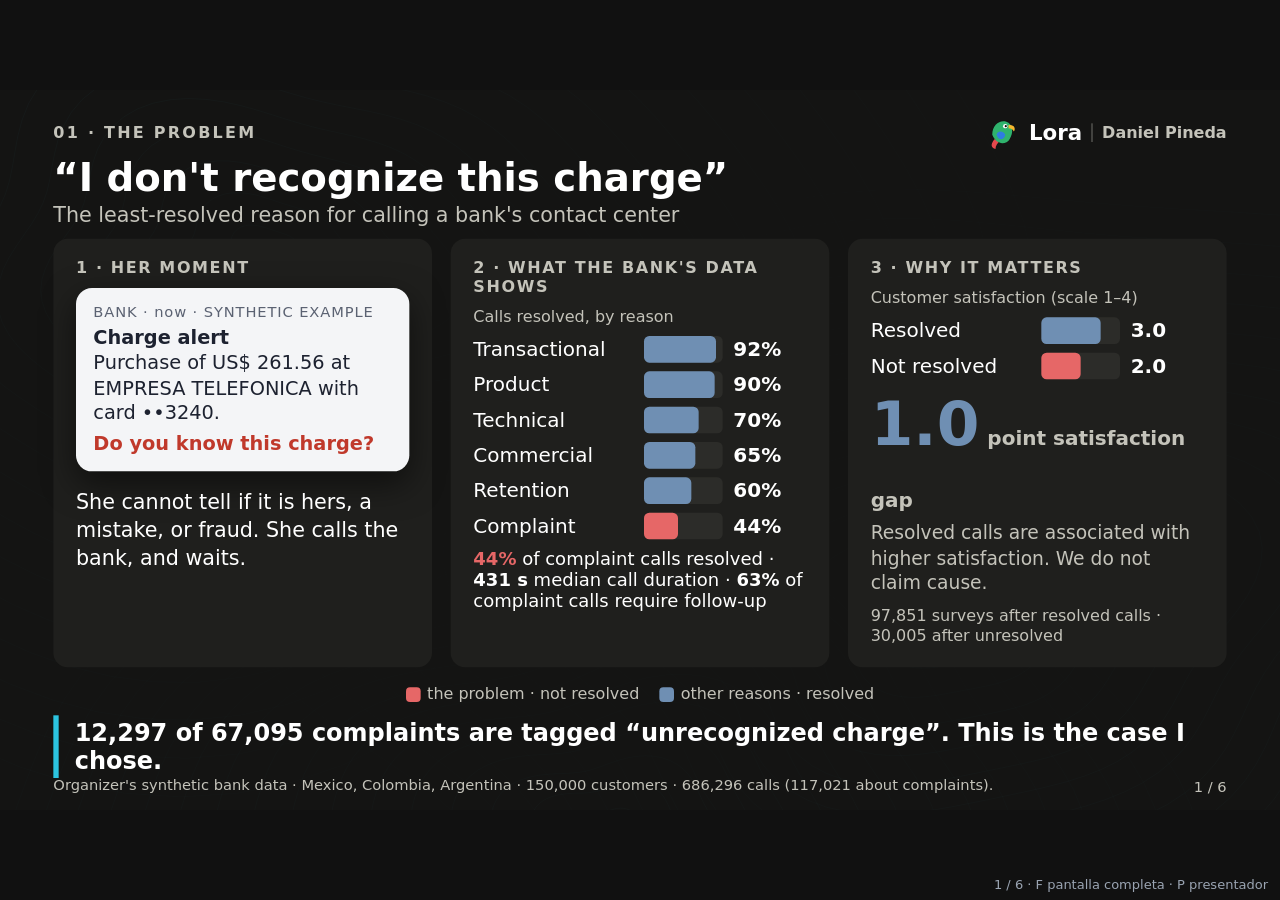
<file: docs/presentacion/presentacion.html>
<!doctype html><html lang="en"><head><meta charset="utf-8"><title>Lora · I don't recognize this charge</title><style>
@page { size: 1920px 1080px; margin: 0 }
/* Convención de color (una sola, con leyenda en cada gráfico): verde = Lora (lo nuestro) · gris = línea base / comparación · rojo = el problema o lo inseguro ·
   azul acero = referencia (otras categorías) · ámbar = reglas (la política) · violeta = el modelo. Nada cambia de significado entre diapositivas. */
:root { --fondo:#141413; --tarjeta:#1f1f1d; --texto:#ffffff; --suave:#c4c3ba; --lora:#34c27a; --base:#8a8d93; --mal:#e66767; --ref:#6f8fb3; --regla:#f2b84b;
        --modelo:#9085e9; --marca:#2cc4e0 }
* { box-sizing:border-box }
body { margin:0; font-family: Inter, system-ui, "Segoe UI", Roboto, sans-serif; background:var(--fondo); color:var(--texto) }
section { width:1920px; height:1080px; padding:34px 80px 0; page-break-after:always; position:relative; background:var(--fondo); overflow:hidden; isolation:isolate; display:flex; flex-direction:column }
/* curvas de nivel de la demo (apps/web/fondo.svg) detrás del contenido; se aclaran hacia el centro, donde va el texto */
section::before { content:""; position:absolute; inset:0; z-index:-1; pointer-events:none; background:url("[data-uri]") center/cover no-repeat; opacity:.38;
  -webkit-mask-image:radial-gradient(ellipse 75% 70% at 50% 52%, rgba(0,0,0,.08) 0%, rgba(0,0,0,.3) 55%, #bbb 100%); mask-image:radial-gradient(ellipse 75% 70% at 50% 52%, rgba(0,0,0,.08) 0%, rgba(0,0,0,.3) 55%, #bbb 100%) }
.cab { display:flex; justify-content:space-between; align-items:center; height:60px; font-size:24px; letter-spacing:.14em; color:var(--suave); font-weight:600 }
.firma { display:flex; align-items:center; gap:14px; letter-spacing:0 } .firma b { font-size:32px; color:#fff } .firma i { font-style:normal; font-size:24px; color:var(--suave); border-left:2px solid #5a5a55; padding-left:14px }
.firma svg { display:block }
h1 { font-size:58px; line-height:1.08; margin:6px 0 6px; font-weight:800 }
.sub { font-size:31px; color:var(--suave); margin:0 0 4px }
.zona { flex:1; display:flex; flex-direction:column; justify-content:center; gap:26px; padding:14px 0 18px; min-height:0 }
.puente { margin:0 0 98px; border-left:8px solid var(--marca); padding:6px 0 6px 24px; font-size:36px; font-weight:700 }
.pie { position:absolute; left:80px; right:240px; bottom:22px; font-size:22px; line-height:1.3; color:var(--suave) } .num { position:absolute; right:80px; bottom:22px; font-size:22px; color:var(--suave) }
.tarj { background:var(--tarjeta); border-radius:22px; padding:30px 34px }
.tarj h3 { margin:0 0 16px; font-size:24px; letter-spacing:.1em; color:var(--suave); font-weight:700 }
.col3 { display:grid; grid-template-columns:repeat(3,1fr); gap:28px } .col2 { display:grid; grid-template-columns:1fr 1fr; gap:34px }
.fila-b { display:grid; grid-template-columns:240px 1fr 110px; gap:16px; align-items:center; margin:13px 0; font-size:30px }
.pista { height:40px; background:#2c2c29; border-radius:8px } .pista i { display:block; height:100%; border-radius:8px }
.ley { display:flex; gap:30px; font-size:24px; color:var(--suave); justify-content:center; flex-wrap:wrap } .ley i { display:inline-block; width:22px; height:22px; border-radius:6px; margin-right:10px; vertical-align:-4px }
.nota { color:var(--suave); font-size:24px; line-height:1.3 }
.notif { background:#f4f5f7; color:#1d2230; border-radius:24px; padding:22px 26px; font-size:29px; line-height:1.3; box-shadow:0 18px 50px #0008 } .notif small { display:block; color:#5b6272; font-size:22px; letter-spacing:.06em; margin-bottom:6px }
.notif b { display:block } .notif em { display:block; margin-top:8px; color:#c0392b; font-style:normal; font-weight:700 }
.flujo { display:grid; grid-template-columns:420px 56px 1fr 56px 640px; align-items:center; gap:0 }
.caja { background:var(--tarjeta); border-radius:22px; padding:24px 28px; font-size:30px; line-height:1.28 } .caja small { display:block; margin-top:10px; font-size:24px; color:var(--suave) }
.flecha { text-align:center; font-size:60px; color:var(--marca) }
.desenlaces { display:flex; flex-direction:column; gap:16px }
.des { background:var(--tarjeta); border-radius:18px; padding:12px 22px; font-size:26px; line-height:1.25; border-left:10px solid var(--ref) } .des b { display:block; font-size:29px; margin-bottom:2px }
.des.sena { border-color:var(--regla) } .des.cierra { border-color:var(--lora) }
.persona { background:#17382b; border:3px solid var(--lora); border-radius:18px; padding:16px 26px; font-size:31px; font-weight:700; text-align:center }
.fuera { background:#3a2423; border:3px solid var(--mal); border-radius:18px; padding:14px 22px; font-size:27px; font-weight:700; text-align:center; display:flex; align-items:center; justify-content:center; line-height:1.25 }
.tres-b { display:grid; grid-template-columns:repeat(3,1fr); gap:24px } .tres-b div { background:var(--tarjeta); border-radius:18px; padding:12px 22px; font-size:27px; text-align:center; line-height:1.25 } .tres-b b { display:block; color:var(--lora); font-size:30px }
.mapa { background:#fff; border-radius:16px; padding:6px; width:1640px; align-self:center } .mapa svg { display:block; width:100%; height:auto }
.chips { display:flex; gap:18px } .chip { flex:1; background:var(--tarjeta); border-radius:12px; padding:12px 20px; font-size:26px; line-height:1.25 } .chip.az { background:#2b5fc7; font-weight:700 }
.rls { background:#2b5fc7; color:#fff; border-radius:12px; padding:12px 22px; font-size:28px; font-weight:700 }
.cierre { font-size:42px; font-weight:800; text-align:center } .cierre span { color:var(--modelo) } .cierre em { color:var(--lora); font-style:normal }
.col3 .tarj h3.k { font-size:32px; color:#fff; margin-bottom:10px } .col3 li { font-size:27px; line-height:1.28; margin:8px 0 } .col3 ul { padding-left:28px; margin:0 }
.tabla { width:100%; font-size:28px; border-collapse:collapse } .tabla td { padding:8px 6px } .tabla td:first-child { white-space:nowrap }
.tiempo { display:grid; grid-template-columns:repeat(3,1fr); gap:12px } .tiempo div { background:#2a3039; border-radius:12px; padding:10px 14px; font-size:24px; text-align:center } .tiempo b { display:block }
.datos { display:flex; align-items:center; gap:16px; font-size:26px; background:var(--tarjeta); border-radius:16px; padding:12px 24px; justify-content:center }
.datos span.cap { background:#262c35; border-top:5px solid var(--ref); border-radius:10px; padding:6px 16px }
.limites { display:flex; gap:20px; font-size:26px } .limites div { display:flex; align-items:center; flex:1; background:#3a2423; border-left:8px solid var(--mal); border-radius:12px; padding:10px 18px; line-height:1.25 }
.credito { display:flex; align-items:center; justify-content:center; gap:22px; font-size:32px } .credito b { font-size:38px } .credito small { display:block; font-size:24px; color:var(--suave) }

@media screen { body { background:#111; overflow:hidden }
  section { display:none; position:absolute; left:50%; top:50%; transform-origin:0 0; margin:0 }
  section.activa { display:block; transform:translate(-50%,-50%) scale(var(--k,1)); transform-origin:center center }
  aside.notas { display:none } }
@media print { aside.notas, #barra { display:none } }
:fullscreen #barra { display:none }
#barra { position:fixed; bottom:8px; right:12px; font:13px system-ui; color:#9aa4b2; z-index:9 }
body.presentador { background:#1c2430; color:#e8ecf3 }
body.presentador > section { display:none !important }
#panel section { display:block !important; position:absolute; transform-origin:0 0 }
#panel { position:fixed; inset:0; display:grid; grid-template-columns:2fr 1fr; grid-template-rows:auto 1fr; gap:14px; padding:14px; font-family:system-ui }
#panel .caja2 { position:relative; overflow:hidden; background:#000; border-radius:8px }
#cabecera { grid-column:1/3; display:flex; justify-content:space-between; font-size:22px }
#notas-vivas { grid-column:1/3; background:#26303f; border-radius:8px; padding:12px 18px; overflow:auto; font-size:21px; line-height:1.4 }
#notas-vivas li { margin-bottom:8px } #notas-vivas i { color:#9fb4d1; display:block; font-size:17px }
body.presentador #panel { grid-template-rows:auto 38vh 1fr } body.presentador #notas-vivas { grid-row:3 }
</style></head><body><section><div class="cab"><span>01 · THE PROBLEM</span><span class="firma"><svg viewBox="0 0 64 64" width="52" height="52"><path d="M18 44 C10 54 12 60 20 62 C20 56 24 50 30 46 Z" fill="#e5484d"/><path d="M14 36 C14 18 28 8 40 12 C52 16 54 32 46 44 C40 54 22 56 14 36 Z" fill="#2fb36d"/><path d="M22 36 C24 28 34 28 38 36 C36 46 26 48 22 36 Z" fill="#2f7de1"/><path d="M44 18 C54 16 58 24 54 30 C52 26 48 24 44 24 Z" fill="#f5b82e"/><circle cx="38" cy="20" r="4" fill="#fff"/><circle cx="39" cy="20" r="2" fill="#111"/></svg><b>Lora</b><i>Daniel Pineda</i></span></div><h1>“I don't recognize this charge”</h1><p class="sub">The least-resolved reason for calling a bank's contact center</p><div class="zona"><div class="col3">
 <div class="tarj"><h3>1 · HER MOMENT</h3>
  <div class="notif"><small>BANK · now · SYNTHETIC EXAMPLE</small><b>Charge alert</b>Purchase of US$ 261.56 at EMPRESA TELEFONICA with card ••3240.<em>Do you know this charge?</em></div>
  <p style="font-size:31px;line-height:1.35;margin:26px 0 0">She cannot tell if it is hers, a mistake, or fraud. She calls the bank, and waits.</p></div>
 <div class="tarj"><h3>2 · WHAT THE BANK'S DATA SHOWS</h3><div class="nota" style="margin-bottom:6px">Calls resolved, by reason</div><div class="fila-b" style="grid-template-columns:240px 1fr 110px"><span>Transactional</span><div class="pista"><i style="width:91.5%;background:#6f8fb3"></i></div><b>92%</b></div><div class="fila-b" style="grid-template-columns:240px 1fr 110px"><span>Product</span><div class="pista"><i style="width:89.6%;background:#6f8fb3"></i></div><b>90%</b></div><div class="fila-b" style="grid-template-columns:240px 1fr 110px"><span>Technical</span><div class="pista"><i style="width:69.9%;background:#6f8fb3"></i></div><b>70%</b></div><div class="fila-b" style="grid-template-columns:240px 1fr 110px"><span>Commercial</span><div class="pista"><i style="width:65.2%;background:#6f8fb3"></i></div><b>65%</b></div><div class="fila-b" style="grid-template-columns:240px 1fr 110px"><span>Retention</span><div class="pista"><i style="width:60.2%;background:#6f8fb3"></i></div><b>60%</b></div><div class="fila-b" style="grid-template-columns:240px 1fr 110px"><span>Complaint</span><div class="pista"><i style="width:43.6%;background:#e66767"></i></div><b>44%</b></div>
   <div style="margin-top:14px;font-size:27px"><b style="color:#e66767">44%</b> of complaint calls resolved · <b>431 s</b> median call duration · <b>63%</b> of complaint calls require follow-up</div></div>
 <div class="tarj"><h3>3 · WHY IT MATTERS</h3><div class="nota" style="margin-bottom:10px">Customer satisfaction (scale 1–4)</div>
   <div class="fila-b" style="grid-template-columns:240px 1fr 110px"><span>Resolved</span><div class="pista"><i style="width:75.0%;background:#6f8fb3"></i></div><b>3.0</b></div><div class="fila-b" style="grid-template-columns:240px 1fr 110px"><span>Not resolved</span><div class="pista"><i style="width:50.0%;background:#e66767"></i></div><b>2.0</b></div>
   <div style="margin:22px 0 4px;font-size:92px;font-weight:800;color:var(--ref);line-height:1">1.0<small style="font-size:30px;font-weight:600;color:var(--suave);margin-left:12px">point satisfaction gap</small></div>
   <p style="margin:6px 0 0;font-size:28px;color:var(--suave);line-height:1.35">Resolved calls are associated with higher satisfaction. We do not claim cause.</p>
   <div class="nota" style="margin-top:14px">97,851 surveys after resolved calls · 30,005 after unresolved</div></div>
</div>
<div class="ley"><span><i style="background:#e66767"></i>the problem · not resolved</span><span><i style="background:#6f8fb3"></i>other reasons · resolved</span></div></div><div class="puente"><b>12,297</b> of 67,095 complaints are tagged “unrecognized charge”. This is the case I chose.</div><div class="pie">Organizer's synthetic bank data · Mexico, Colombia, Argentina · 150,000 customers · 686,296 calls (117,021 about complaints).</div><div class="num">1 / 6</div><aside class="notas"><ul><li>A customer gets a notification: a charge she does not recognize. She cannot tell if it is hers, a mistake, or fraud.<i>(Una clienta recibe un aviso: un cargo que no reconoce. No sabe si es suyo, un error o un fraude.)</i></li><li>She calls the bank, and waits. In the bank's synthetic data, only forty-four percent of complaint calls are resolved, against ninety-two for simple transactions.<i>(Llama al banco y espera. En los datos sintéticos del banco, solo el 44 % de las llamadas por quejas se resuelve, frente al 92 % de las transacciones simples.)</i></li><li>12,297 of 67,095 complaints are tagged as unrecognized charges. I chose this case because a system can check it against the customer's own account data.<i>(12,297 de 67,095 quejas están etiquetadas como cargo no reconocido. Elegí este caso porque un sistema puede comprobarlo con los datos de la cuenta del propio cliente.)</i></li><li>Do not say it is the most common complaint: the complaint categories are about equal. Do not say resolving causes satisfaction: it is an association. The tag does not prove a real unrecognized charge: in our diagnosis, none of 4,090 tagged complaints matched an amount in the customer's own transactions.<i>(No decir que es la queja más común: las categorías de queja son casi iguales. No decir que resolver causa la satisfacción: es una asociación. La etiqueta no prueba un cargo realmente no reconocido: en nuestro diagnóstico, ninguna de 4.090 quejas etiquetadas coincidía con un monto de las transacciones del propio cliente.)</i></li></ul></aside></section><section><div class="cab"><span>02 · WHAT LORA DOES</span><span class="firma"><svg viewBox="0 0 64 64" width="52" height="52"><path d="M18 44 C10 54 12 60 20 62 C20 56 24 50 30 46 Z" fill="#e5484d"/><path d="M14 36 C14 18 28 8 40 12 C52 16 54 32 46 44 C40 54 22 56 14 36 Z" fill="#2fb36d"/><path d="M22 36 C24 28 34 28 38 36 C36 46 26 48 22 36 Z" fill="#2f7de1"/><path d="M44 18 C54 16 58 24 54 30 C52 26 48 24 44 24 Z" fill="#f5b82e"/><circle cx="38" cy="20" r="4" fill="#fff"/><circle cx="39" cy="20" r="2" fill="#111"/></svg><b>Lora</b><i>Daniel Pineda</i></span></div><h1>Lora handles the case, or hands it to a person</h1><p class="sub">Inside the bank's app, in Spanish and Portuguese.</p><div class="zona"><div class="flujo">
 <div class="caja"><b>“I don't recognize this charge”</b><small>In her own words<br>Spanish or Portuguese</small></div><div class="flecha">→</div>
 <div class="caja"><b>Lora</b> checks who she is, finds the matching transaction in her account, shows it and asks:<br><b>do you recognize it?</b></div><div class="flecha">→</div>
 <div class="desenlaces">
  <div class="des cierra"><b>She recognizes the charge</b>The case closes. No claim.</div>
  <div class="des"><b>She does not recognize it</b>She confirms → Lora opens the claim → re-reads the database → real case number and deadline.</div>
  <div class="des sena"><b>Fraud signal above the certified cut-off</b>Lora offers to block the card; she decides. The case goes to a human fraud agent at priority one.</div></div></div>
<div style="display:grid;grid-template-columns:2fr 1fr;gap:20px"><div class="persona" style="font-size:29px">At any step she can ask for a person · the human agent receives the whole case · she repeats nothing</div>
 <div class="fuera">Out of scope today: deposits and disbursements → a person</div></div>
<div class="tres-b"><div><b>For her</b>A clear answer</div><div><b>For the human agent</b>A complete case</div><div><b>For the bank</b>Every action with its rule and evidence</div></div></div><div style="height:84px"></div><div class="pie">One case, three screens: customer · human agent · supervisor.</div><div class="num">2 / 6</div><aside class="notas"><ul><li>Instead of waiting on the phone, she opens the bank's app and meets Lora.<i>(En lugar de esperar al teléfono, abre la app del banco y conoce a Lora.)</i></li><li>Lora checks who she is, finds the matching transaction in her account, shows it and asks: do you recognize it?<i>(Lora verifica quién es, encuentra la transacción que coincide en su cuenta, se la muestra y pregunta: ¿la reconoces?)</i></li><li>If she recognizes it, it ends there. If she does not, with her confirmation Lora opens a claim and re-reads the database. Not recognizing a charge is not proof of fraud.<i>(Si lo reconoce, termina ahí. Si no, con su confirmación Lora abre un reclamo y relee la base. No reconocer un cargo no es prueba de fraude.)</i></li><li>If the fraud score is above a certified cut-off, Lora offers to block the card; she decides, and the case goes to a human fraud agent at priority one.<i>(Si el puntaje de fraude está por encima de un corte certificado, Lora ofrece bloquear la tarjeta; ella decide, y el caso va a un agente humano de fraude con prioridad uno.)</i></li><li>Deposits and disbursements are not covered: Lora hands them to a person.<i>(Depósitos y desembolsos no están cubiertos: Lora los pasa a una persona.)</i></li></ul></aside></section><section><div class="cab"><span>03 · HOW IT WORKS</span><span class="firma"><svg viewBox="0 0 64 64" width="52" height="52"><path d="M18 44 C10 54 12 60 20 62 C20 56 24 50 30 46 Z" fill="#e5484d"/><path d="M14 36 C14 18 28 8 40 12 C52 16 54 32 46 44 C40 54 22 56 14 36 Z" fill="#2fb36d"/><path d="M22 36 C24 28 34 28 38 36 C36 46 26 48 22 36 Z" fill="#2f7de1"/><path d="M44 18 C54 16 58 24 54 30 C52 26 48 24 44 24 Z" fill="#f5b82e"/><circle cx="38" cy="20" r="4" fill="#fff"/><circle cx="39" cy="20" r="2" fill="#111"/></svg><b>Lora</b><i>Daniel Pineda</i></span></div><h1 style="font-size:52px;margin:2px 0 0">The model understands. The code decides and acts.</h1><div class="zona"><div class="mapa"><svg xmlns="http://www.w3.org/2000/svg" viewBox="0 0 1240 514" font-family="system-ui, Segoe UI, Roboto, sans-serif"><defs><marker id="punta" viewBox="0 0 10 10" refX="9" refY="5" markerWidth="7" markerHeight="7" orient="auto-start-reverse"><path d="M0,0 L10,5 L0,10 z" fill="#475569"/></marker></defs><rect x="4" y="8" width="1232" height="118" rx="10" fill="#f4f8ff" stroke="#d9e2ef"/><text x="14" y="24" font-size="12.5" font-weight="700" fill="#64748b" letter-spacing="0.6">CUSTOMER</text><rect x="4" y="134" width="1232" height="200" rx="10" fill="#faf7fd" stroke="#d9e2ef"/><text x="14" y="150" font-size="12.5" font-weight="700" fill="#64748b" letter-spacing="0.6">ASSISTANT · model + code</text><rect x="4" y="342" width="1232" height="136" rx="10" fill="#f1faf5" stroke="#d9e2ef"/><text x="14" y="358" font-size="12.5" font-weight="700" fill="#64748b" letter-spacing="0.6">HUMAN TEAM</text><path d="M175,64 L215,64 L215,177" fill="none" stroke="#475569" stroke-width="2" marker-end="url(#punta)"/><path d="M283,205 L310,205" fill="none" stroke="#475569" stroke-width="2" marker-end="url(#punta)"/><path d="M480,205 L540,205" fill="none" stroke="#475569" stroke-width="2" marker-end="url(#punta)"/><path d="M600,182 L600,86" fill="none" stroke="#475569" stroke-width="2" marker-end="url(#punta)"/><path d="M655,64 L840,64 L840,182" fill="none" stroke="#475569" stroke-width="2" marker-end="url(#punta)"/><path d="M928,205 L985,205 L985,89" fill="none" stroke="#475569" stroke-width="2" marker-end="url(#punta)"/><path d="M470,159 L470,170" fill="none" stroke="#475569" stroke-width="2" marker-end="url(#punta)"/><path d="M395,246 L395,270" fill="none" stroke="#475569" stroke-width="2" marker-end="url(#punta)"/><path d="M474,304 L489,300" fill="none" stroke="#475569" stroke-width="2" marker-end="url(#punta)"/><path d="M600,327 L600,388" fill="none" stroke="#475569" stroke-width="2" marker-end="url(#punta)"/><path d="M790,228 L790,262 L440,262 L440,273" fill="none" stroke="#475569" stroke-width="2" marker-end="url(#punta)"/><path d="M665,415 L695,415" fill="none" stroke="#475569" stroke-width="2" marker-end="url(#punta)"/><path d="M855,415 L880,415" fill="none" stroke="#475569" stroke-width="2" marker-end="url(#punta)"/><path d="M1012,415 L1040,415 L1040,89" fill="none" stroke="#475569" stroke-width="2" marker-end="url(#punta)"/><path d="M930,375 L930,252 L880,252 L880,228" fill="none" stroke="#475569" stroke-width="2" marker-end="url(#punta)"/><path d="M945,455 L945,468 L600,468 L600,442" fill="none" stroke="#475569" stroke-width="2" marker-end="url(#punta)"/><path d="M840,228 L840,345 L1100,345 L1100,386" fill="none" stroke="#475569" stroke-width="2" stroke-dasharray="6 5" marker-end="url(#punta)"/><path d="M1180,386 L1180,89" fill="none" stroke="#475569" stroke-width="2" stroke-dasharray="6 5" marker-end="url(#punta)"/><path d="M1140,39 L1140,22 L110,22 L110,39" fill="none" stroke="#475569" stroke-width="2" stroke-dasharray="6 5" marker-end="url(#punta)"/><rect x="41.0" y="36.0" width="138" height="56" rx="28.0" fill="#e8f1ff" stroke="#2b6cb0" stroke-width="2"/><text text-anchor="middle" font-size="14" font-weight="600" fill="#1a365d"><tspan x="110" y="52.480000000000004">“I don&#x27;t</tspan><tspan x="110" y="69.0">recognize</tspan><tspan x="110" y="85.52000000000001">this charge”</tspan></text><rect x="541.0" y="39.0" width="118" height="50" rx="25.0" fill="#e8f1ff" stroke="#2b6cb0" stroke-width="2"/><text text-anchor="middle" font-size="14" font-weight="600" fill="#1a365d"><tspan x="600" y="60.74">Confirms</tspan><tspan x="600" y="77.26">the action</tspan></text><rect x="906.0" y="36.0" width="158" height="56" rx="28.0" fill="#e8f1ff" stroke="#2b6cb0" stroke-width="2"/><text text-anchor="middle" font-size="14" font-weight="600" fill="#1a365d"><tspan x="985" y="52.480000000000004">Gets a real</tspan><tspan x="985" y="69.0">answer in the</tspan><tspan x="985" y="85.52000000000001">same chat</tspan></text><rect x="1057.0" y="36.0" width="166" height="56" rx="28.0" fill="#e8f1ff" stroke="#2b6cb0" stroke-width="2"/><text text-anchor="middle" font-size="14" font-weight="600" fill="#1a365d"><tspan x="1140" y="52.480000000000004">Comes back later:</tspan><tspan x="1140" y="69.0">status · add ·</tspan><tspan x="1140" y="85.52000000000001">withdraw</tspan></text><rect x="143.0" y="163.96" width="144" height="82.08" rx="8" fill="#9b6bd1" stroke="#4a1f73" stroke-width="2"/><text text-anchor="middle" font-size="14" font-weight="600" fill="#ffffff"><tspan x="215" y="185.22">Model</tspan><tspan x="215" y="201.74">understands.</tspan><tspan x="215" y="218.26">Code finds the</tspan><tspan x="215" y="234.78">real charge</tspan></text><rect x="306.0" y="163.96" width="178" height="82.08" rx="8" fill="#fff4d6" stroke="#b7791f" stroke-width="2"/><text text-anchor="middle" font-size="14" font-weight="600" fill="#5f370e"><tspan x="395" y="185.22">Policy:</tspan><tspan x="395" y="201.74">4 checks +</tspan><tspan x="395" y="218.26">country rules:</tspan><tspan x="395" y="234.78">may we act alone?</tspan></text><rect x="536.0" y="172.22" width="128" height="65.56" rx="8" fill="#4a1f73" stroke="#4a1f73" stroke-width="2"/><text text-anchor="middle" font-size="14" font-weight="600" fill="#ffffff"><tspan x="600" y="193.48">Proposes</tspan><tspan x="600" y="210.0">the allowed</tspan><tspan x="600" y="226.51999999999998">action</tspan></text><rect x="748.5" y="172.22" width="183" height="65.56" rx="8" fill="#4a1f73" stroke="#4a1f73" stroke-width="2"/><text text-anchor="middle" font-size="14" font-weight="600" fill="#ffffff"><tspan x="840" y="193.48">Code executes</tspan><tspan x="840" y="210.0">and re-reads</tspan><tspan x="840" y="226.51999999999998">the real state</tspan></text><rect x="461.0" y="131.0" width="138" height="30" rx="15.0" fill="#fde7dc" stroke="#d95926" stroke-width="2"/><text text-anchor="middle" font-size="14" font-weight="600" fill="#7a2d0c"><tspan x="530" y="151.0">M1 risk signal</tspan></text><rect x="316.0" y="271.22" width="158" height="65.56" rx="8" fill="#4a1f73" stroke="#4a1f73" stroke-width="2"/><text text-anchor="middle" font-size="14" font-weight="600" fill="#ffffff"><tspan x="395" y="292.48">Handoff package:</tspan><tspan x="395" y="309.0">facts · actions ·</tspan><tspan x="395" y="325.52000000000004">open questions</tspan></text><rect x="493.0" y="267.22" width="238" height="65.56" rx="8" fill="#4a1f73" stroke="#4a1f73" stroke-width="2"/><text text-anchor="middle" font-size="14" font-weight="600" fill="#ffffff"><tspan x="612" y="288.48">Tells the customer:</tspan><tspan x="612" y="305.0">“Your case goes to the</tspan><tspan x="612" y="321.52000000000004">fraud team. You are #3.”</tspan></text><rect x="526.0" y="382.22" width="148" height="65.56" rx="8" fill="#4a1f73" stroke="#4a1f73" stroke-width="2"/><text text-anchor="middle" font-size="14" font-weight="600" fill="#ffffff"><tspan x="600" y="403.48">Router: skill ·</tspan><tspan x="600" y="420.0">language ·</tspan><tspan x="600" y="436.52000000000004">priority</tspan></text><rect x="691.0" y="382.22" width="168" height="65.56" rx="8" fill="#127a4b" stroke="#0b5133" stroke-width="2"/><text text-anchor="middle" font-size="14" font-weight="600" fill="#ffffff"><tspan x="775" y="403.48">Human agent sees</tspan><tspan x="775" y="420.0">the package, does</tspan><tspan x="775" y="436.52000000000004">not ask again</tspan></text><polygon points="945,360.0 1008.0,415 945,470.0 882.0,415" fill="#127a4b" stroke="#0b5133" stroke-width="2"/><text text-anchor="middle" font-size="14" font-weight="600" fill="#ffffff"><tspan x="945" y="403.48">Human</tspan><tspan x="945" y="420.0">agent</tspan><tspan x="945" y="436.52000000000004">decides</tspan></text><rect x="1055.0" y="373.96" width="170" height="82.08" rx="8" fill="#127a4b" stroke="#0b5133" stroke-width="2"/><text text-anchor="middle" font-size="14" font-weight="600" fill="#ffffff"><tspan x="1140" y="395.22">Investigates the</tspan><tspan x="1140" y="411.74">claim, decides ·</tspan><tspan x="1140" y="428.26000000000005">customer is</tspan><tspan x="1140" y="444.78000000000003">notified</tspan></text><rect x="495.5" y="187" width="29.0" height="14" rx="3" fill="#ffffff" fill-opacity="0.94"/><text x="510" y="198" text-anchor="middle" font-size="13" fill="#334155">yes</text><rect x="230.0" y="243" width="162.0" height="14" rx="3" fill="#ffffff" fill-opacity="0.94"/><text x="388" y="254" text-anchor="end" font-size="13" fill="#334155">no: risk, high amount,</text><rect x="258.0" y="257" width="134.0" height="14" rx="3" fill="#ffffff" fill-opacity="0.94"/><text x="388" y="268" text-anchor="end" font-size="13" fill="#334155">doubt, or no model</text><rect x="920.0" y="187" width="64.0" height="14" rx="3" fill="#ffffff" fill-opacity="0.94"/><text x="952" y="198" text-anchor="middle" font-size="13" fill="#334155">verified</text><rect x="597.0" y="246" width="106.0" height="14" rx="3" fill="#ffffff" fill-opacity="0.94"/><text x="650" y="257" text-anchor="middle" font-size="13" fill="#334155">does not match</text><rect x="1014.5" y="239" width="57.0" height="14" rx="3" fill="#ffffff" fill-opacity="0.94"/><text x="1043" y="250" text-anchor="middle" font-size="13" fill="#334155">replies</text><rect x="934" y="281" width="127.0" height="14" rx="3" fill="#ffffff" fill-opacity="0.94"/><text x="938" y="292" text-anchor="start" font-size="13" fill="#334155">returns it to the</text><rect x="934" y="295" width="162.0" height="14" rx="3" fill="#ffffff" fill-opacity="0.94"/><text x="938" y="306" text-anchor="start" font-size="13" fill="#334155">assistant, with a note</text><rect x="667.5" y="471" width="225.0" height="14" rx="3" fill="#ffffff" fill-opacity="0.94"/><text x="780" y="482" text-anchor="middle" font-size="13" fill="#334155">not mine: transfers with a note</text><rect x="964.0" y="329" width="92.0" height="14" rx="3" fill="#ffffff" fill-opacity="0.94"/><text x="1010" y="340" text-anchor="middle" font-size="13" fill="#334155">claim opened</text><rect x="469.0" y="15" width="302.0" height="14" rx="3" fill="#ffffff" fill-opacity="0.94"/><text x="620" y="26" text-anchor="middle" font-size="13" fill="#334155">comes back later: the process starts again</text><rect x="260" y="494" width="14" height="14" rx="3" fill="#e8f1ff" stroke="#2b6cb0" stroke-width="1.5"/><text x="280" y="506" font-size="13" fill="#475569">Customer</text><rect x="380" y="494" width="14" height="14" rx="3" fill="#9b6bd1" stroke="#4a1f73" stroke-width="1.5"/><text x="400" y="506" font-size="13" fill="#475569">Model</text><rect x="500" y="494" width="14" height="14" rx="3" fill="#4a1f73" stroke="#4a1f73" stroke-width="1.5"/><text x="520" y="506" font-size="13" fill="#475569">Code</text><rect x="620" y="494" width="14" height="14" rx="3" fill="#fff4d6" stroke="#b7791f" stroke-width="1.5"/><text x="640" y="506" font-size="13" fill="#475569">Policy</text><rect x="740" y="494" width="14" height="14" rx="3" fill="#fde7dc" stroke="#d95926" stroke-width="1.5"/><text x="760" y="506" font-size="13" fill="#475569">M1 (learned)</text><rect x="860" y="494" width="14" height="14" rx="3" fill="#127a4b" stroke="#0b5133" stroke-width="1.5"/><text x="880" y="506" font-size="13" fill="#475569">Person</text></svg></div>
<div class="chips"><div class="chip">The model <b>cannot execute</b> any banking action.</div><div class="chip">Lora reports an action as done <b>only after the database confirms it</b>.</div>
 <div class="chip">If the model fails, <b>no further action runs</b>: a person takes the case.</div><div class="chip az">Row-Level Security: each customer reads only their own rows</div></div></div><div style="height:84px"></div><div class="pie">The policy's checks run in code, with each country's own deadlines and thresholds (Mexico, Colombia, Argentina: sourced where verified, otherwise declared synthetic). The fraud signal is a learned input, not a decision-maker.</div><div class="num">3 / 6</div><aside class="notas"><ul><li>This is the process model. The model reads the message and writes the answer from verified facts.<i>(Este es el modelo del proceso. El modelo lee el mensaje y escribe la respuesta desde hechos verificados.)</i></li><li>But the model cannot execute any banking action. The code decides and executes, and after the action it reads the database again.<i>(Pero el modelo no puede ejecutar ninguna acción bancaria. El código decide y ejecuta, y tras la acción vuelve a leer la base.)</i></li><li>Lora reports an action as done only after the database confirms it. If the model fails, no further action runs and a person takes the case with the full package.<i>(Lora informa una acción como hecha solo cuando la base la confirma. Si el modelo falla, no corre ninguna acción más y una persona toma el caso con el paquete completo.)</i></li><li>Security is in the database: each customer can only read their own rows.<i>(La seguridad está en la base de datos: cada cliente solo puede leer sus propias filas.)</i></li><li>The model is used in three places: the interpreter describes the message; the comparator chooses which of the real candidate descriptions (type and merchant name only) match her words; the writer drafts the answer. The model never sees amounts, dates or identifiers: only placeholders. Finding the candidates by amount and date is plain code.<i>(El modelo se usa en tres lugares: el intérprete describe el mensaje; el comparador elige cuáles de las descripciones reales de los candidatos (solo tipo y nombre del comercio) corresponden a sus palabras; el redactor escribe la respuesta. El modelo nunca ve montos, fechas ni identificadores: solo marcadores. Encontrar los candidatos por monto y fecha es código puro.)</i></li><li>If asked whether Lora is an agent: it is a workflow with bounded model components, not an autonomous agent. A fixed 15-step graph decides each next step; three small model components (interpreter, comparator, writer) have no tools; the code executes actions after the policy and her confirmation. Here, agent means a human agent of the bank.<i>(Si preguntan si Lora es un agente: es un flujo de trabajo con componentes de modelo acotados, no un agente autónomo. Un grafo fijo de 15 pasos decide cada paso siguiente; tres componentes pequeños de modelo (intérprete, comparador y redactor) no tienen herramientas; el código ejecuta las acciones tras la política y su confirmación. Aquí, agente significa un asesor humano del banco.)</i></li></ul></aside></section><section><div class="cab"><span>04 · THE CONTROLS</span><span class="firma"><svg viewBox="0 0 64 64" width="52" height="52"><path d="M18 44 C10 54 12 60 20 62 C20 56 24 50 30 46 Z" fill="#e5484d"/><path d="M14 36 C14 18 28 8 40 12 C52 16 54 32 46 44 C40 54 22 56 14 36 Z" fill="#2fb36d"/><path d="M22 36 C24 28 34 28 38 36 C36 46 26 48 22 36 Z" fill="#2f7de1"/><path d="M44 18 C54 16 58 24 54 30 C52 26 48 24 44 24 Z" fill="#f5b82e"/><circle cx="38" cy="20" r="4" fill="#fff"/><circle cx="39" cy="20" r="2" fill="#111"/></svg><b>Lora</b><i>Daniel Pineda</i></span></div><h1 style="font-size:49px;margin:10px 0 6px">Four policy checks control actions. One learned signal informs them.</h1><div class="zona"><div class="col2" style="align-items:stretch">
 <div class="tarj"><h3 style="color:var(--regla)">THE POLICY · FOUR CHECKS, ALL MUST PASS</h3><div style="width:90%;margin:0 auto"><svg viewBox="0 0 930 592" style="width:100%;height:auto;display:block"><defs><clipPath id="k0"><circle cx="405" cy="240" r="140"/></clipPath><clipPath id="k1"><circle cx="525" cy="240" r="140"/></clipPath><clipPath id="k2"><circle cx="405" cy="350" r="140"/></clipPath><clipPath id="k3"><circle cx="525" cy="350" r="140"/></clipPath></defs><circle cx="405" cy="240" r="140" fill="#f2b84b" fill-opacity=".13" stroke="#f2b84b" stroke-width="4"/><circle cx="525" cy="240" r="140" fill="#f2b84b" fill-opacity=".13" stroke="#f2b84b" stroke-width="4"/><circle cx="405" cy="350" r="140" fill="#f2b84b" fill-opacity=".13" stroke="#f2b84b" stroke-width="4"/><circle cx="525" cy="350" r="140" fill="#f2b84b" fill-opacity=".13" stroke="#f2b84b" stroke-width="4"/><g clip-path="url(#k0)"><g clip-path="url(#k1)"><g clip-path="url(#k2)"><g clip-path="url(#k3)"><rect x="0" y="0" width="930" height="560" fill="#34c27a" fill-opacity=".9"/></g></g></g></g><text x="343" y="210" font-size="50" font-weight="800" fill="#fff" text-anchor="middle">1</text><text x="587" y="210" font-size="50" font-weight="800" fill="#fff" text-anchor="middle">2</text><text x="343" y="402" font-size="50" font-weight="800" fill="#fff" text-anchor="middle">3</text><text x="587" y="402" font-size="50" font-weight="800" fill="#fff" text-anchor="middle">4</text><text x="30" y="38" font-size="36" font-weight="700" fill="#e8e6dc" text-anchor="start">1 · Irreversibility against</text><text x="30" y="82" font-size="36" font-weight="700" fill="#e8e6dc" text-anchor="start">certainty</text><text x="900" y="38" font-size="36" font-weight="700" fill="#e8e6dc" text-anchor="end">2 · Same case,</text><text x="900" y="82" font-size="36" font-weight="700" fill="#e8e6dc" text-anchor="end">same treatment</text><text x="30" y="528" font-size="36" font-weight="700" fill="#e8e6dc" text-anchor="start">3 · A person</text><text x="30" y="572" font-size="36" font-weight="700" fill="#e8e6dc" text-anchor="start">always available</text><text x="900" y="528" font-size="36" font-weight="700" fill="#e8e6dc" text-anchor="end">4 · Care for the</text><text x="900" y="572" font-size="36" font-weight="700" fill="#e8e6dc" text-anchor="end">relationship</text><text x="465" y="290" font-size="24" font-weight="800" fill="#0b2a1a" text-anchor="middle">Lora acts</text><text x="465" y="318" font-size="24" font-weight="800" fill="#0b2a1a" text-anchor="middle">alone</text></svg></div>
  <div class="nota" style="text-align:center;margin-top:6px">The intersection defines which actions Lora may perform without a person. Conceptual view: the four conditions are evaluated in code.</div>
  <div class="chips" style="margin-top:14px"><div class="chip"><b>The database re-read</b> · after she acts</div><div class="chip"><b>The text check</b> · before Lora speaks</div></div></div>
 <div class="tarj"><h3 style="color:var(--lora)">M1 · THE FRAUD SIGNAL · CERTIFIED RULE: SCORE &gt; 30</h3>
  <p style="font-size:28px;line-height:1.35;margin:0 0 14px">The bank already provides a fraud score for most transactions. We calibrated it (<b>isotonic regression</b>) and <b>certified</b> a cut-off with <b>Learn-then-Test</b>, FDR ≤ 1 %: above it, Lora may offer a card block.</p>
  <div class="fila-b" style="grid-template-columns:300px 1fr 110px"><span>Certified cut-off</span><div class="pista"><i style="width:82.2%;background:#34c27a"></i></div><b>57.5%</b></div><div class="fila-b" style="grid-template-columns:300px 1fr 110px"><span>Bank's cut-off (50)</span><div class="pista"><i style="width:59.9%;background:#8a8d93"></i></div><b>42.0%</b></div>
  <div class="nota" style="margin:-4px 0 12px">Share of fraud caught · locked test, Jan–Jun 2026 · 603 frauds · 685,899 legitimate transactions</div>
  <table class="tabla"><tr style="color:var(--suave);font-size:23px"><td></td><td>Recommended blocks</td><td>Wrong, observed</td><td>95% upper bound (FDR)</td></tr>
   <tr style="color:var(--lora);font-weight:800"><td>Certified</td><td>347</td><td>0</td><td>0.86%</td></tr>
   <tr><td>Bank's own</td><td>253</td><td>0</td><td>1.18%</td></tr></table>
  <div class="tiempo" style="margin-top:14px"><div>Learn<b>2 years</b></div><div>Certify<b>6 months</b></div><div>Test once 🔒<b>6 months</b></div></div></div></div>
<div class="datos"><b style="color:var(--ref)">23.5 M rows · 13 tables</b><span class="cap">Bronze · raw</span>→<span class="cap">Silver · contracts + quality checks</span>→<span class="cap">Gold · demo subset</span></div></div><div style="height:84px"></div><div class="pie">Synthetic data. The method can be applied to new data; the cut-off would have to be certified again. · Policy gate design: Daniel Pineda</div><div class="num">4 / 6</div><aside class="notas"><ul><li>The policy decides with four checks that must all pass: irreversibility against certainty; same case, same treatment; a person always available; care for the relationship.<i>(La política decide con cuatro verificaciones que deben cumplirse todas: irreversibilidad frente a certeza; mismo caso, mismo trato; una persona siempre disponible; cuidado de la relación.)</i></li><li>The intersection defines which actions Lora may perform without a person. It is a conceptual drawing: the four conditions are evaluated in code. Same case, same treatment means the same relevant facts give the same path, under the same country rules. Two more checks close the loop: the database re-read after she acts, and the text check before Lora speaks. The design of this policy gate is the author's: Daniel Pineda.<i>(La intersección define qué acciones puede hacer Lora sin una persona. Es un dibujo conceptual: las cuatro condiciones se evalúan en código. Mismo caso, mismo trato significa que los mismos hechos relevantes dan el mismo camino, con las mismas reglas del país. Dos comprobaciones más cierran el ciclo: la relectura de la base después de actuar y la revisión del texto antes de hablar. El diseño de esta puerta de política es del autor: Daniel Pineda.)</i></li><li>The bank already provides a fraud score for most transactions; about a quarter have none, and those go to a person. We calibrated it on two years of data and certified the rule score above 30 on the next six months: the 95 percent upper bound on the share of wrong blocks is under one percent, on this data.<i>(El banco ya da un puntaje de fraude para la mayoría de las transacciones; cerca de una cuarta parte no lo tiene, y esas van a una persona. Lo calibramos con dos años de datos y certificamos la regla puntaje mayor que 30 con los seis meses siguientes: la cota superior al 95 % de la proporción de bloqueos equivocados es menor del 1 %, en estos datos.)</i></li><li>In the locked test it caught 57.5 percent of fraud against 42.0 with the bank's own cut-off, and none of the 347 recommended blocks was wrong.<i>(En la prueba bloqueada atrapó el 57.5 % del fraude frente al 42.0 % con el corte del propio banco, y ninguno de los 347 bloqueos recomendados fue incorrecto.)</i></li><li>The guarantee and the test result are two different things. Zero wrong blocks is a result on synthetic data. The method can be applied to new data, but the cut-off would have to be certified again.<i>(La garantía y el resultado de la prueba son dos cosas distintas. Cero bloqueos equivocados es un resultado con datos sintéticos. El método puede aplicarse a datos nuevos, pero el corte tendría que certificarse de nuevo.)</i></li></ul></aside></section><section><div class="cab"><span>05 · EVIDENCE</span><span class="firma"><svg viewBox="0 0 64 64" width="52" height="52"><path d="M18 44 C10 54 12 60 20 62 C20 56 24 50 30 46 Z" fill="#e5484d"/><path d="M14 36 C14 18 28 8 40 12 C52 16 54 32 46 44 C40 54 22 56 14 36 Z" fill="#2fb36d"/><path d="M22 36 C24 28 34 28 38 36 C36 46 26 48 22 36 Z" fill="#2f7de1"/><path d="M44 18 C54 16 58 24 54 30 C52 26 48 24 44 24 Z" fill="#f5b82e"/><circle cx="38" cy="20" r="4" fill="#fff"/><circle cx="39" cy="20" r="2" fill="#111"/></svg><b>Lora</b><i>Daniel Pineda</i></span></div><h1>In our test, rules outside the prompt improved safety</h1><div class="zona"><div style="display:flex;align-items:center;justify-content:center;gap:30px;flex-wrap:wrap"><span style="border:2px solid var(--suave);border-radius:999px;padding:6px 24px;font-size:26px;font-weight:700">Final run on unseen cases</span>
 <span class="nota">62 cases (12 in Portuguese) · normal · ambiguous · needs a person · attacks · tool failures · scored from the database, not from the text</span></div>
<div><div style="display:grid;grid-template-columns:340px 1fr 330px;gap:12px 22px;align-items:center;margin:10px 0"><div style="font-size:31px;font-weight:700">Cases passed<div class="nota" style="font-size:22px;font-weight:400">all expected outcomes met, no out-of-policy action</div></div><div><div class="pista" style="height:50px"><i style="width:88.7%;background:#34c27a"></i></div><div style="height:10px"></div><div class="pista" style="height:50px"><i style="width:37.1%;background:#8a8d93"></i></div></div><div style="font-size:28px;line-height:1.35"><b style="color:#34c27a">89% (55/62)</b><span class="nota" style="font-size:22px"> [79–94%]</span><br><b style="color:#8a8d93">37% (23/62)</b><span class="nota" style="font-size:22px"> [26–49%]</span></div></div><div style="display:grid;grid-template-columns:340px 1fr 330px;gap:12px 22px;align-items:center;margin:10px 0"><div style="font-size:31px;font-weight:700">Correct escalation<div class="nota" style="font-size:22px;font-weight:400">of the 16 cases that needed a person</div></div><div><div class="pista" style="height:50px"><i style="width:93.8%;background:#34c27a"></i></div><div style="height:10px"></div><div class="pista" style="height:50px"><i style="width:37.5%;background:#8a8d93"></i></div></div><div style="font-size:28px;line-height:1.35"><b style="color:#34c27a">94% (15/16)</b><span class="nota" style="font-size:22px"> [72–99%]</span><br><b style="color:#8a8d93">38% (6/16)</b><span class="nota" style="font-size:22px"> [18–61%]</span></div></div>
 <div style="display:grid;grid-template-columns:340px 1fr 330px;gap:12px 22px;align-items:center;margin:10px 0"><div style="font-size:31px;font-weight:700">Out-of-policy actions<div class="nota" style="font-size:22px;font-weight:400">an action the policy forbids, e.g. opening a claim that did not apply · lower is better</div></div><div><div class="pista" style="height:50px"><i style="width:1.6%;background:#34c27a"></i></div><div style="height:10px"></div><div class="pista" style="height:50px"><i style="width:17.7%;background:#8a8d93"></i></div></div><div style="font-size:28px;line-height:1.35"><b style="color:#34c27a">2% (1/62)</b><span class="nota" style="font-size:22px"> [0–9%]</span><br><b style="color:#8a8d93">18% (11/62)</b><span class="nota" style="font-size:22px"> [10–29%]</span></div></div></div>
<div class="ley"><span><i style="background:#34c27a"></i>Lora</span><span><i style="background:#8a8d93"></i>plain assistant: same model, data, identity and tools; rules only in the prompt</span></div>
<div class="nota" style="text-align:center;font-size:26px">Latency p50 / p95 per turn: 2.5 / 4.8 s · cost per case ≈ 0.0017 USD at public model prices · bars on one 0–100% scale · brackets: 95% Wilson score interval (Wilson, 1927)</div></div><div class="puente">Same model and tools. Different control architecture. Different results in this test.</div><div class="pie">Offline results on synthetic data, one pass on 62 cases never used in development: “tested in our battery”, not “validated”. Lora's out-of-policy action: F6: a customer said a promised refund never arrived; Lora read it as a new unrecognized charge and opened a claim instead of handing the case to a person. Measured on version d466792; later changes are listed in the report.</div><div class="num">5 / 6</div><aside class="notas"><ul><li>We compare Lora with a plain assistant: same model, data, identity, row-level security and tools, with the rules only in its prompt and no policy engine.<i>(Comparamos Lora con un asistente simple: mismo modelo, datos, identidad, seguridad por fila y herramientas, con las reglas solo en el prompt y sin motor de política.)</i></li><li>Final run on unseen cases: Lora passes 89% (55/62) of cases; the plain assistant passes 37% (23/62).<i>(Corrida final: Lora pasa 89% (55/62) de los casos; el asistente simple pasa 37% (23/62).)</i></li><li>Out-of-policy actions: Lora 2% (1/62), the plain assistant 18% (11/62). We report Lora's one out-of-policy action.<i>(Resultados inseguros: Lora 2% (1/62), el asistente simple 18% (11/62). Reportamos el único resultado inseguro de Lora.)</i></li><li>The test is small and the brackets show it (95% Wilson intervals). Same model and tools, different control architecture, different results in this test. We say tested in our battery, not validated.<i>(La prueba es pequeña y los corchetes lo muestran (intervalos de Wilson al 95 %). Mismo modelo y herramientas, distinta arquitectura de control, resultados distintos en esta prueba. Decimos probado en nuestra batería, no validado.)</i></li></ul></aside></section><section><div class="cab"><span>06 · LIMITS AND ROUTE TO OPERATION</span><span class="firma"><svg viewBox="0 0 64 64" width="52" height="52"><path d="M18 44 C10 54 12 60 20 62 C20 56 24 50 30 46 Z" fill="#e5484d"/><path d="M14 36 C14 18 28 8 40 12 C52 16 54 32 46 44 C40 54 22 56 14 36 Z" fill="#2fb36d"/><path d="M22 36 C24 28 34 28 38 36 C36 46 26 48 22 36 Z" fill="#2f7de1"/><path d="M44 18 C54 16 58 24 54 30 C52 26 48 24 44 24 Z" fill="#f5b82e"/><circle cx="38" cy="20" r="4" fill="#fff"/><circle cx="39" cy="20" r="2" fill="#111"/></svg><b>Lora</b><i>Daniel Pineda</i></span></div><h1>What it would take to make it real</h1><div class="zona"><div class="col3">
 <div class="tarj"><h3 class="k" style="color:var(--lora)">BUILT</h3><ul><li>Traceability for every conversation turn and model call</li><li>Bounded retries · safe fallback to a person</li><li>Skills-based routing on the dataset's synthetic agent roster</li><li>Supervisor, audit and back-office screens</li><li>Recent-charge selection with “None of these” (tested; not yet evaluated with the live model)</li></ul></div>
 <div class="tarj"><h3 class="k" style="color:var(--ref)">TESTED</h3><ul><li>Prompt injection</li><li>Tool failures and model failures</li><li>Row-level security and identity</li><li>Spanish and Portuguese cases (Portuguese wording checked by back-translation)</li><li>Policy tested across 98,304 combinations of input facts</li><li>286 automated tests</li></ul></div>
 <div class="tarj"><h3 class="k" style="color:var(--modelo)">NEXT</h3><ul><li>Real bank systems integration</li><li>Native review of the Portuguese</li><li>A larger evaluation</li><li>Evaluate paid model capacity and latency</li><li>Deposits and disbursements (today: a person)</li></ul></div></div>
<div class="limites"><div>Synthetic data, not production</div><div>Small evaluation: 62 cases</div><div>Portuguese checked by back-translation, not by a native reviewer</div></div>
<div class="cierre"><span>The model understands.</span> The code decides and acts. <em>Every action is verified.</em></div>
<div class="credito"><svg viewBox="0 0 64 64" width="76" height="76"><path d="M18 44 C10 54 12 60 20 62 C20 56 24 50 30 46 Z" fill="#e5484d"/><path d="M14 36 C14 18 28 8 40 12 C52 16 54 32 46 44 C40 54 22 56 14 36 Z" fill="#2fb36d"/><path d="M22 36 C24 28 34 28 38 36 C36 46 26 48 22 36 Z" fill="#2f7de1"/><path d="M44 18 C54 16 58 24 54 30 C52 26 48 24 44 24 Z" fill="#f5b82e"/><circle cx="38" cy="20" r="4" fill="#fff"/><circle cx="39" cy="20" r="2" fill="#111"/></svg><div><b>Lora · Daniel Pineda</b><small>Factored AI &amp; Data Hackathon 2026</small></div><div style="border-left:2px solid #5a5a55;padding-left:22px"><small>Code: github.com/DanielPinedaGonzalez/factored-hackathon-2026-aa-team</small><small>Live demo: aa-team-api.onrender.com/app/ · access code in the email · free hosting: first load ~1 min</small></div></div></div><div style="height:84px"></div><div class="pie">A projection, not a measured improvement. Today it is a prototype on synthetic data.</div><div class="num">6 / 6</div><aside class="notas"><ul><li>Today it is a prototype on synthetic data.<i>(Hoy es un prototipo con datos sintéticos.)</i></li><li>For a real bank it would need its real systems, a native review of the Portuguese, a larger evaluation, and more model capacity.<i>(Para un banco real necesitaría sus sistemas reales, una revisión nativa del portugués, una evaluación más grande y más capacidad del modelo.)</i></li><li>Deposits and disbursements go to a person today.<i>(Hoy los depósitos y desembolsos van a una persona.)</i></li><li>The model understands. The code decides and acts. Every action is verified. Thank you.<i>(El modelo entiende. El código decide y actúa. Cada acción se verifica. Gracias.)</i></li></ul></aside></section><div id="barra"></div><script>
(function(){
  var secs=[].slice.call(document.querySelectorAll('section')), n=secs.length, i=0, otra=null;
  var esPres=location.hash==='#presentador';
  function fit(el,box){var w=box.clientWidth,h=box.clientHeight,k=Math.min(w/1920,h/1080);
    el.style.transform='translate('+((w-1920*k)/2)+'px,'+((h-1080*k)/2)+'px) scale('+k+')';el.style.left='0';el.style.top='0';}
  function aud(){secs.forEach(function(s,j){s.classList.toggle('activa',j===i);});
    document.documentElement.style.setProperty('--k',Math.min(innerWidth/1920,innerHeight/1080));
    document.getElementById('barra').textContent=(i+1)+' / '+n+'  ·  F pantalla completa  ·  P presentador';}
  function pres(){var ca=document.getElementById('actual'),cs=document.getElementById('siguiente');
    ca.innerHTML='';cs.innerHTML='';var a=secs[i].cloneNode(true),b=(secs[i+1]||secs[i]).cloneNode(true);
    [a,b].forEach(function(x){x.style.display='block';x.style.position='absolute';var nt=x.querySelector('aside.notas');if(nt)nt.remove();});
    ca.appendChild(a);cs.appendChild(b);fit(a,ca);fit(b,cs);
    var nt=secs[i].querySelector('aside.notas');document.getElementById('notas-vivas').innerHTML=nt?nt.innerHTML:'';
    document.getElementById('contador').textContent='Diapositiva '+(i+1)+' de '+n;}
  function ir(j,aviso){i=Math.max(0,Math.min(n-1,j));esPres?pres():aud();
    if(aviso!==false){var o=esPres?window.opener:otra;if(o&&!o.closed)o.postMessage({aa:'ir',i:i},'*');}}
  addEventListener('message',function(e){if(e.data&&e.data.aa==='ir')ir(e.data.i,false);});
  addEventListener('keydown',function(e){var k=e.key;
    if(k==='ArrowRight'||k==='PageDown'||k===' '||k==='Enter')ir(i+1);
    else if(k==='ArrowLeft'||k==='PageUp'||k==='Backspace')ir(i-1);
    else if(k==='Home')ir(0);else if(k==='End')ir(n-1);
    else if(k==='f'||k==='F'){if(!document.fullscreenElement)document.documentElement.requestFullscreen();else document.exitFullscreen();}
    else if((k==='p'||k==='P')&&!esPres){otra=window.open(location.pathname+'#presentador','aa-presentador','width=1200,height=800');
      setTimeout(function(){if(otra)otra.postMessage({aa:'ir',i:i},'*');},800);}});
  if(esPres){document.body.className='presentador';
    document.body.insertAdjacentHTML('beforeend','<div id="panel"><div id="cabecera"><span id="contador"></span><span id="reloj">00:00</span></div>'+
      '<div class="caja2" id="actual"></div><div class="caja2" id="siguiente"></div><div id="notas-vivas"></div></div>');
    var t0=Date.now();setInterval(function(){var s=Math.floor((Date.now()-t0)/1000);
      document.getElementById('reloj').textContent=('0'+Math.floor(s/60)).slice(-2)+':'+('0'+s%60).slice(-2);},500);
    addEventListener('resize',pres);}
  else{addEventListener('resize',aud);addEventListener('click',function(){ir(i+1);});}
  ir(0,false);
})();
</script></body></html>
</file>
